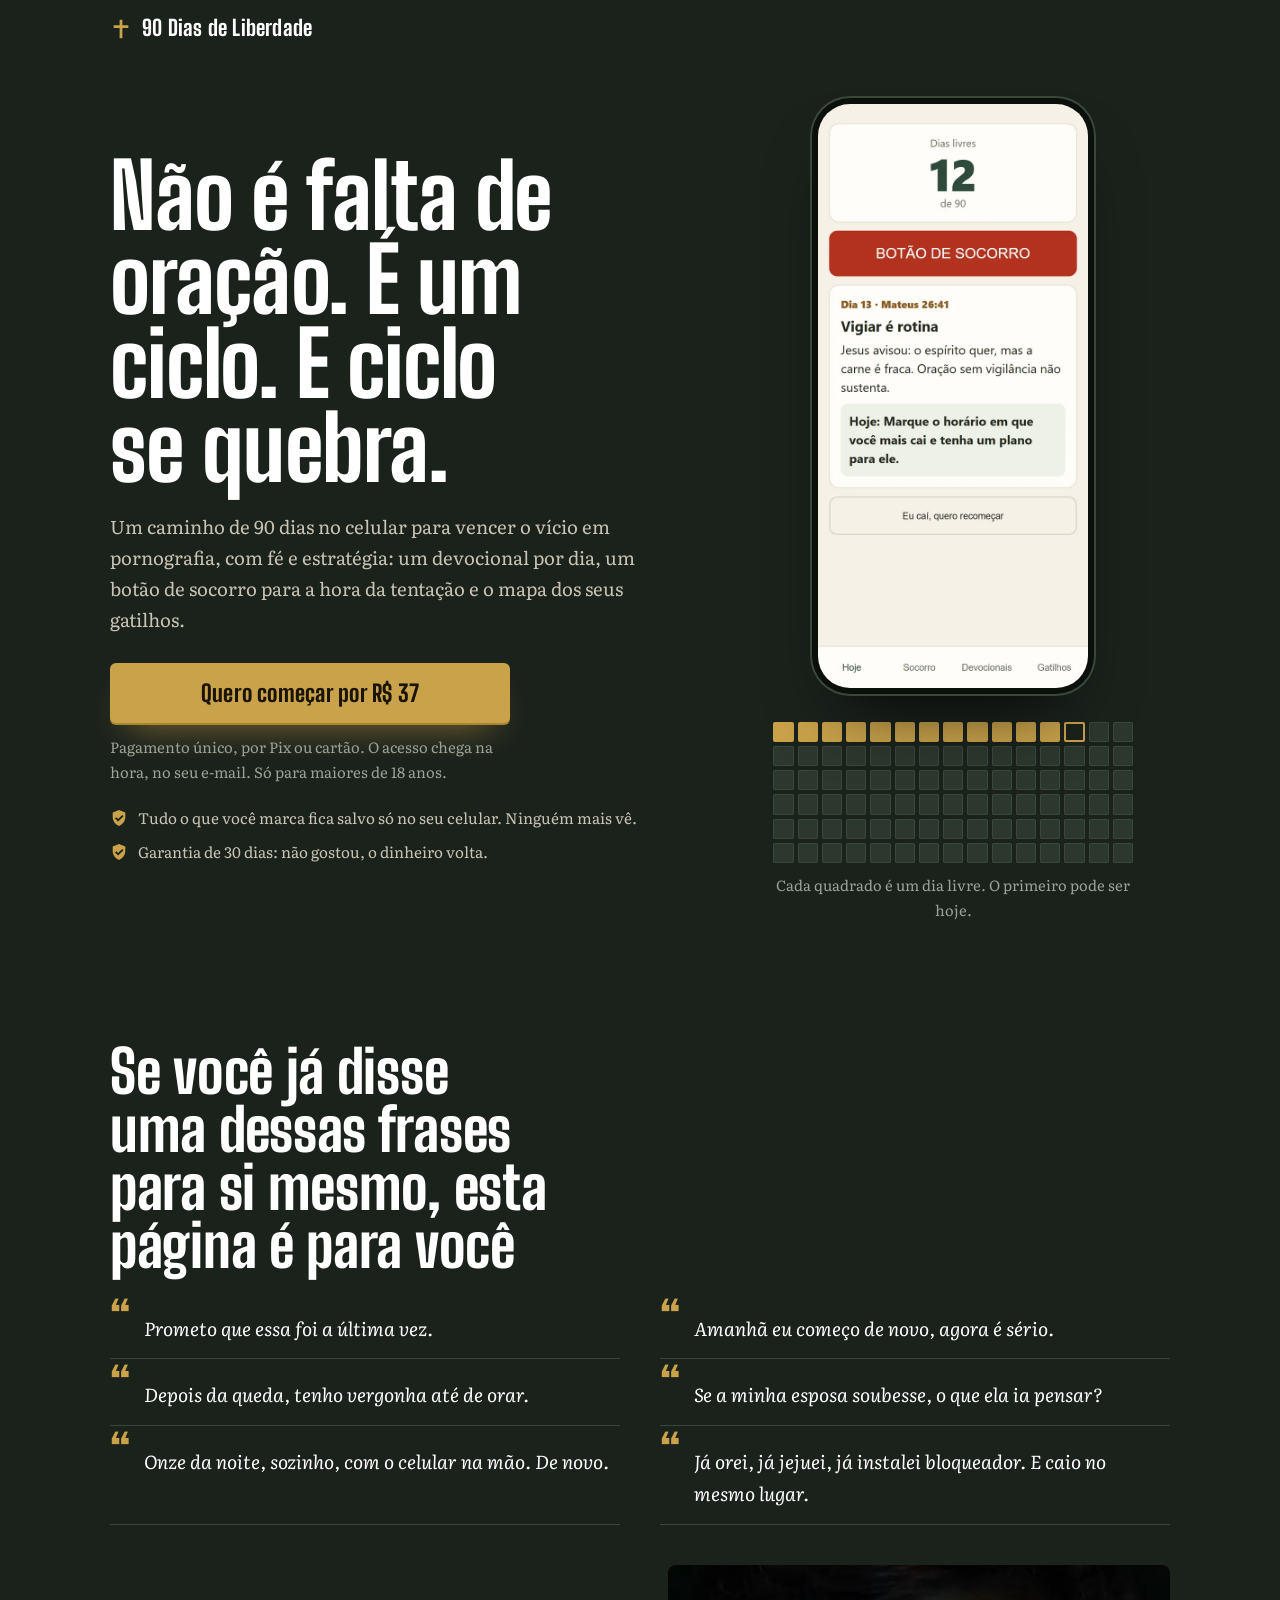
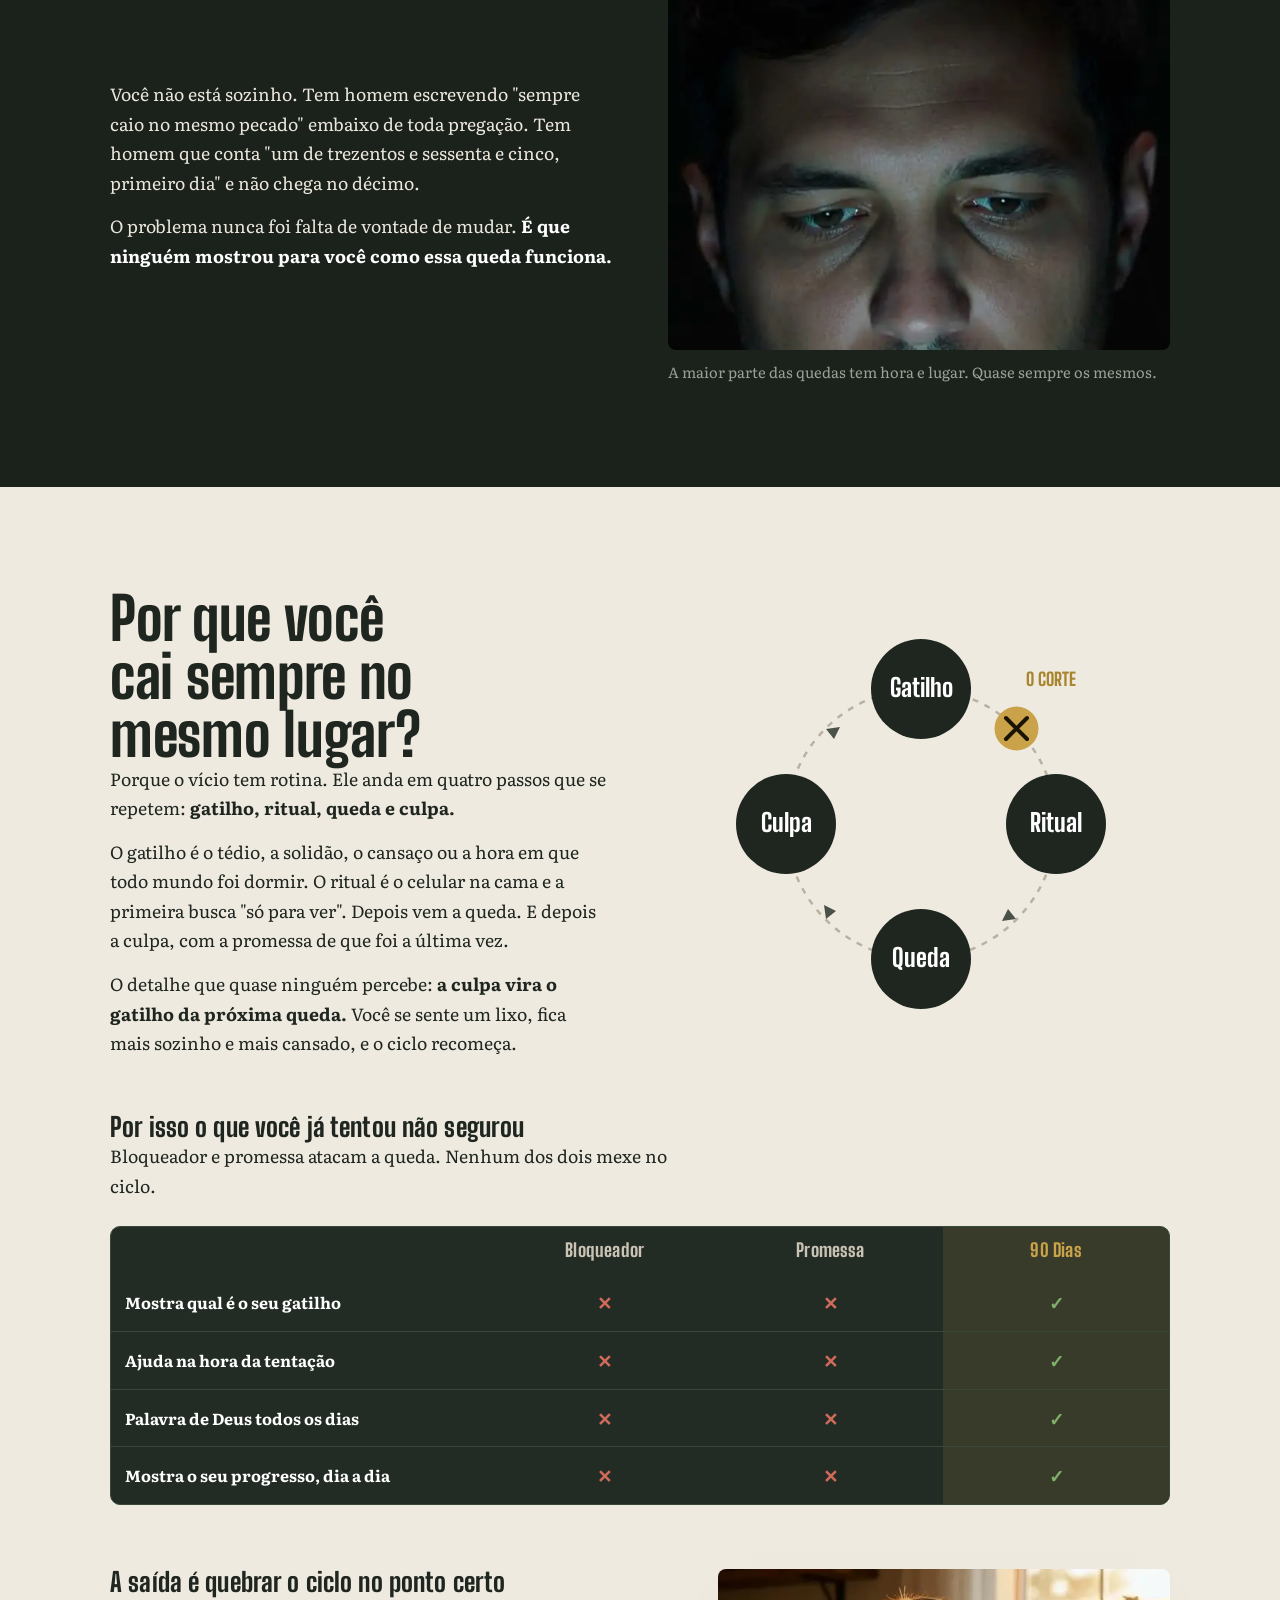
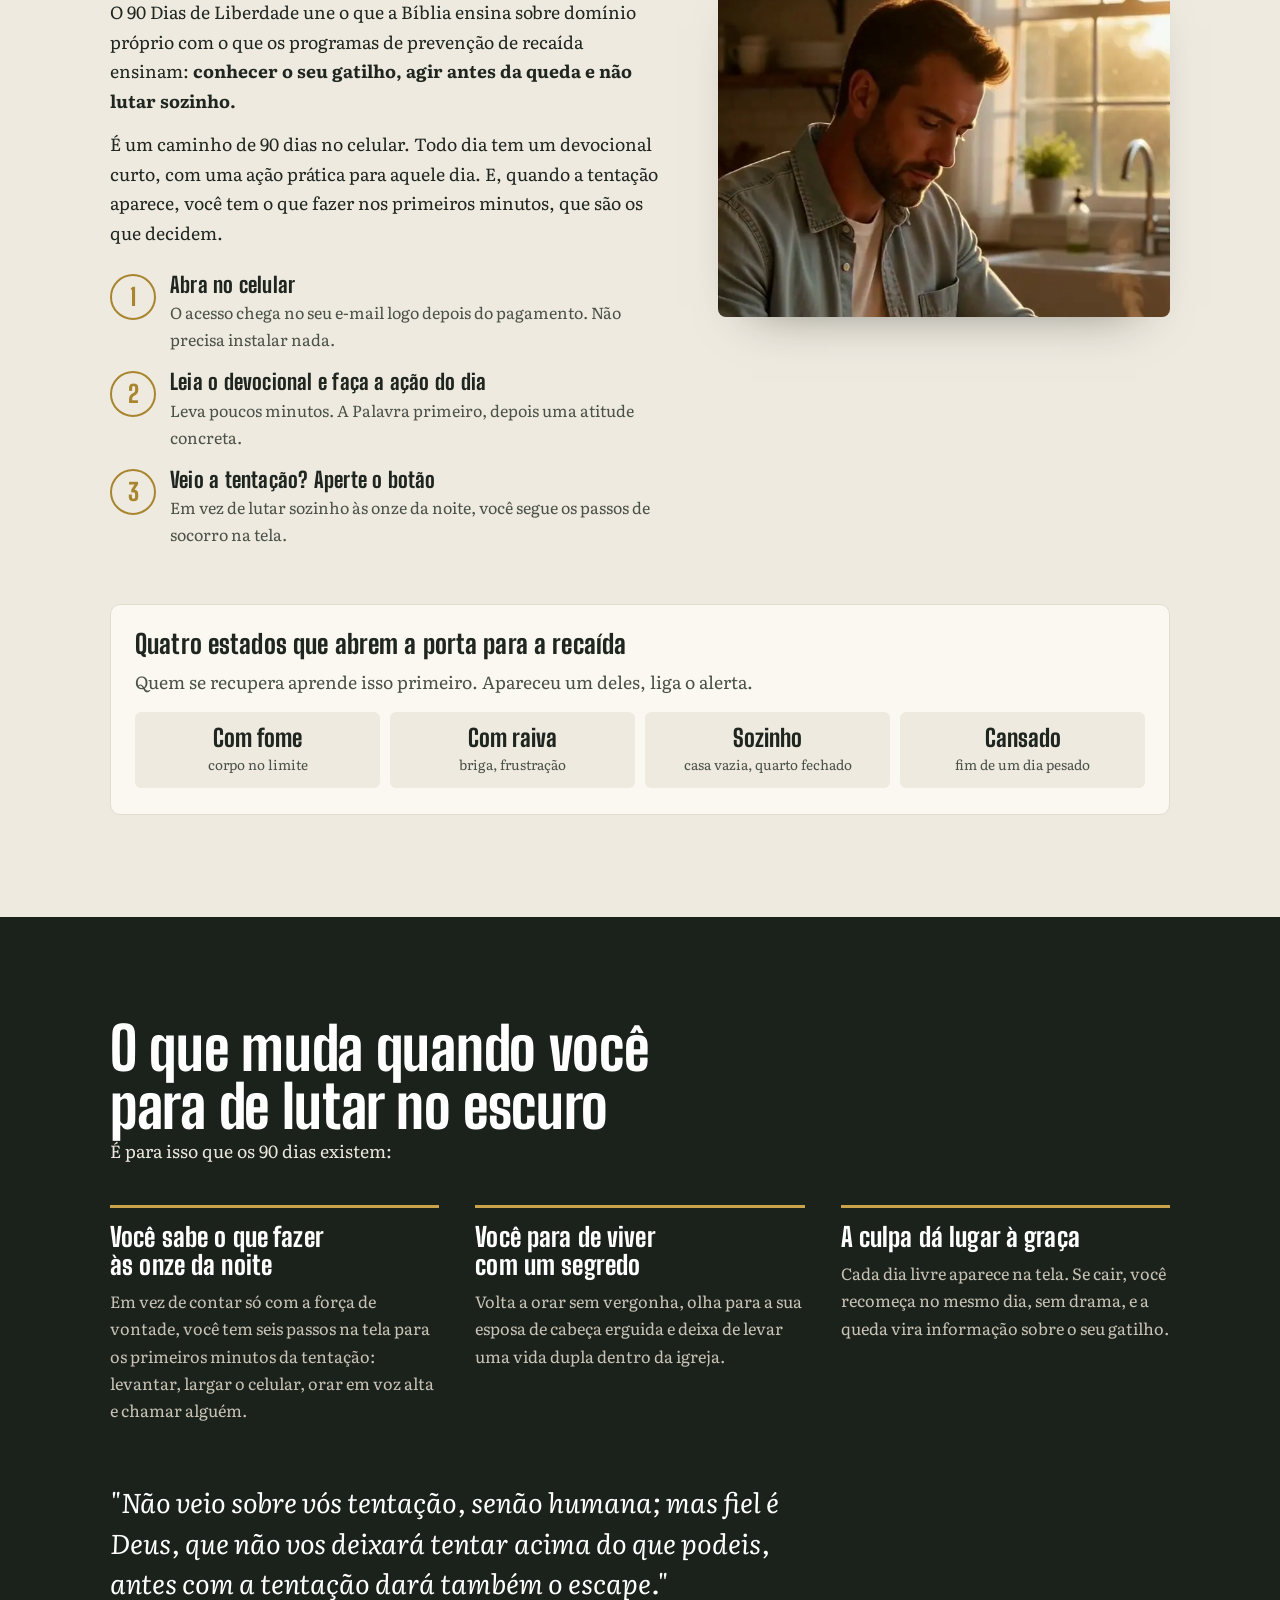
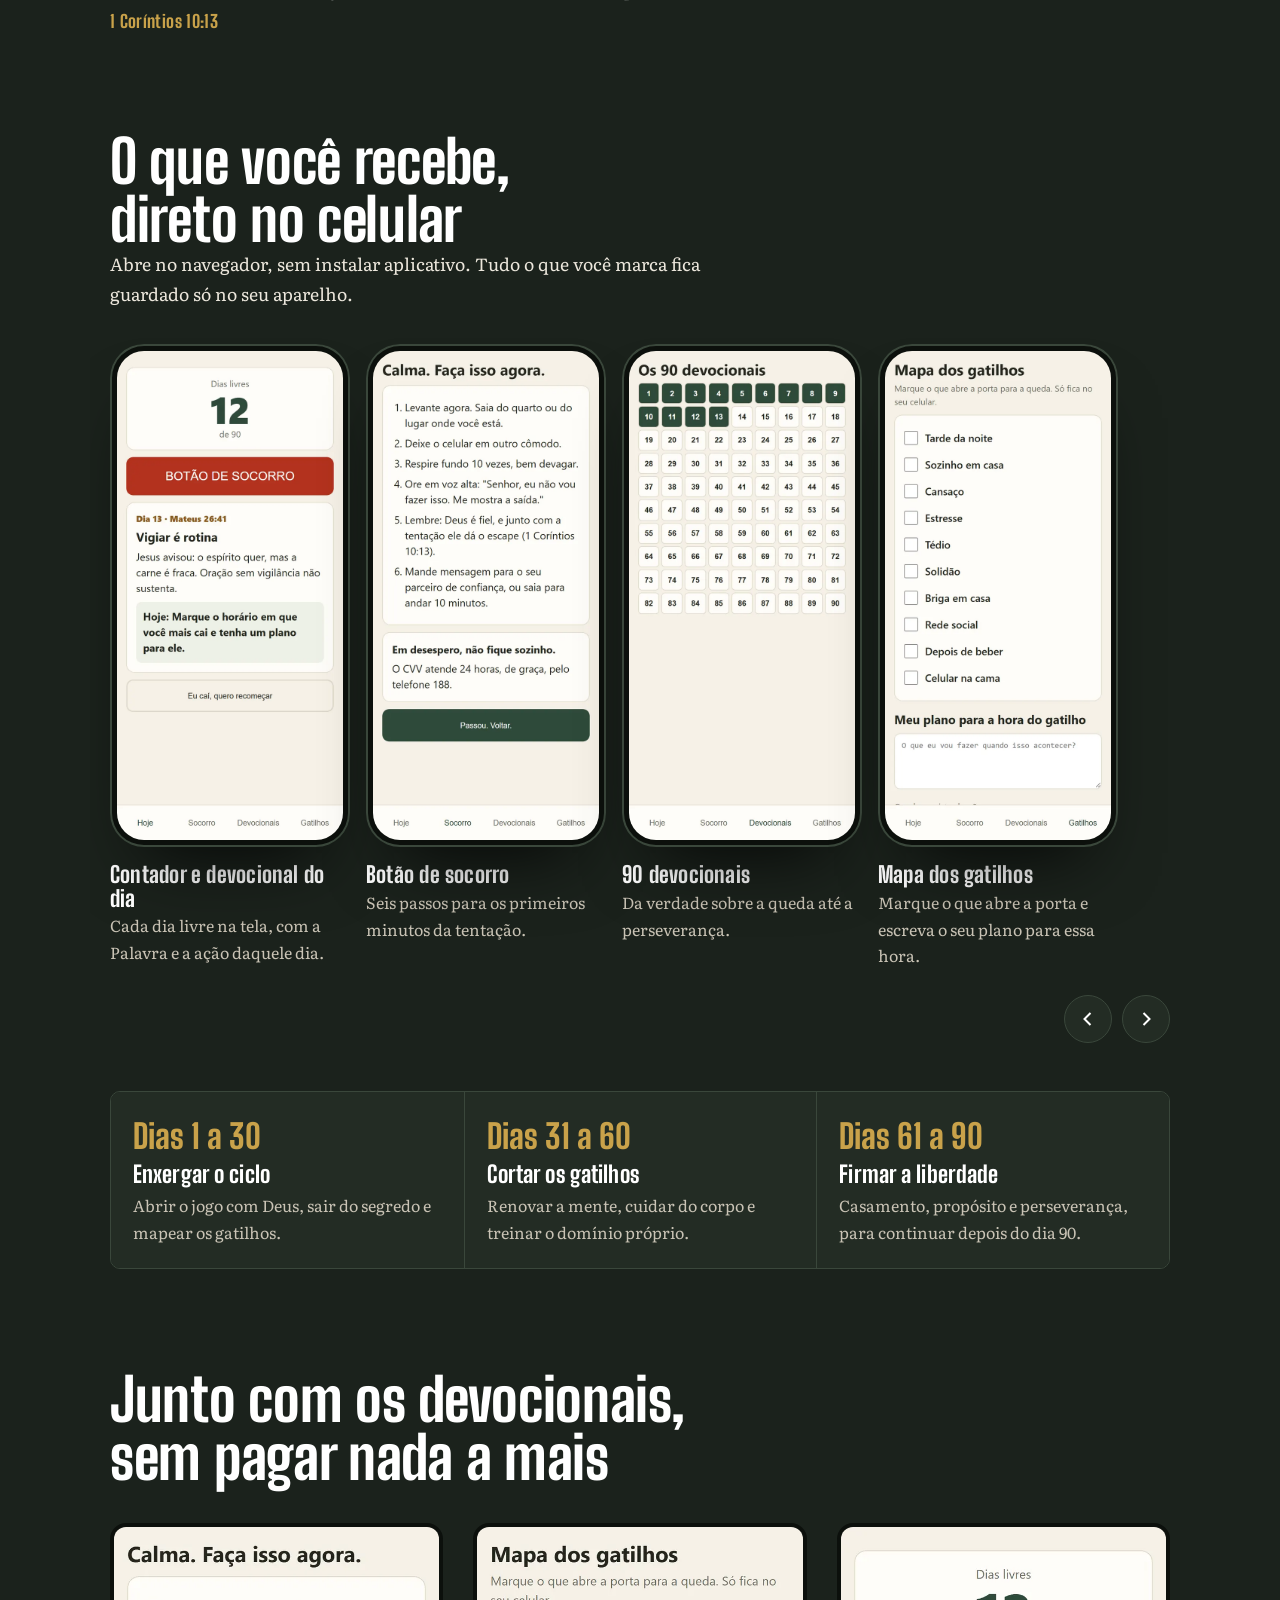
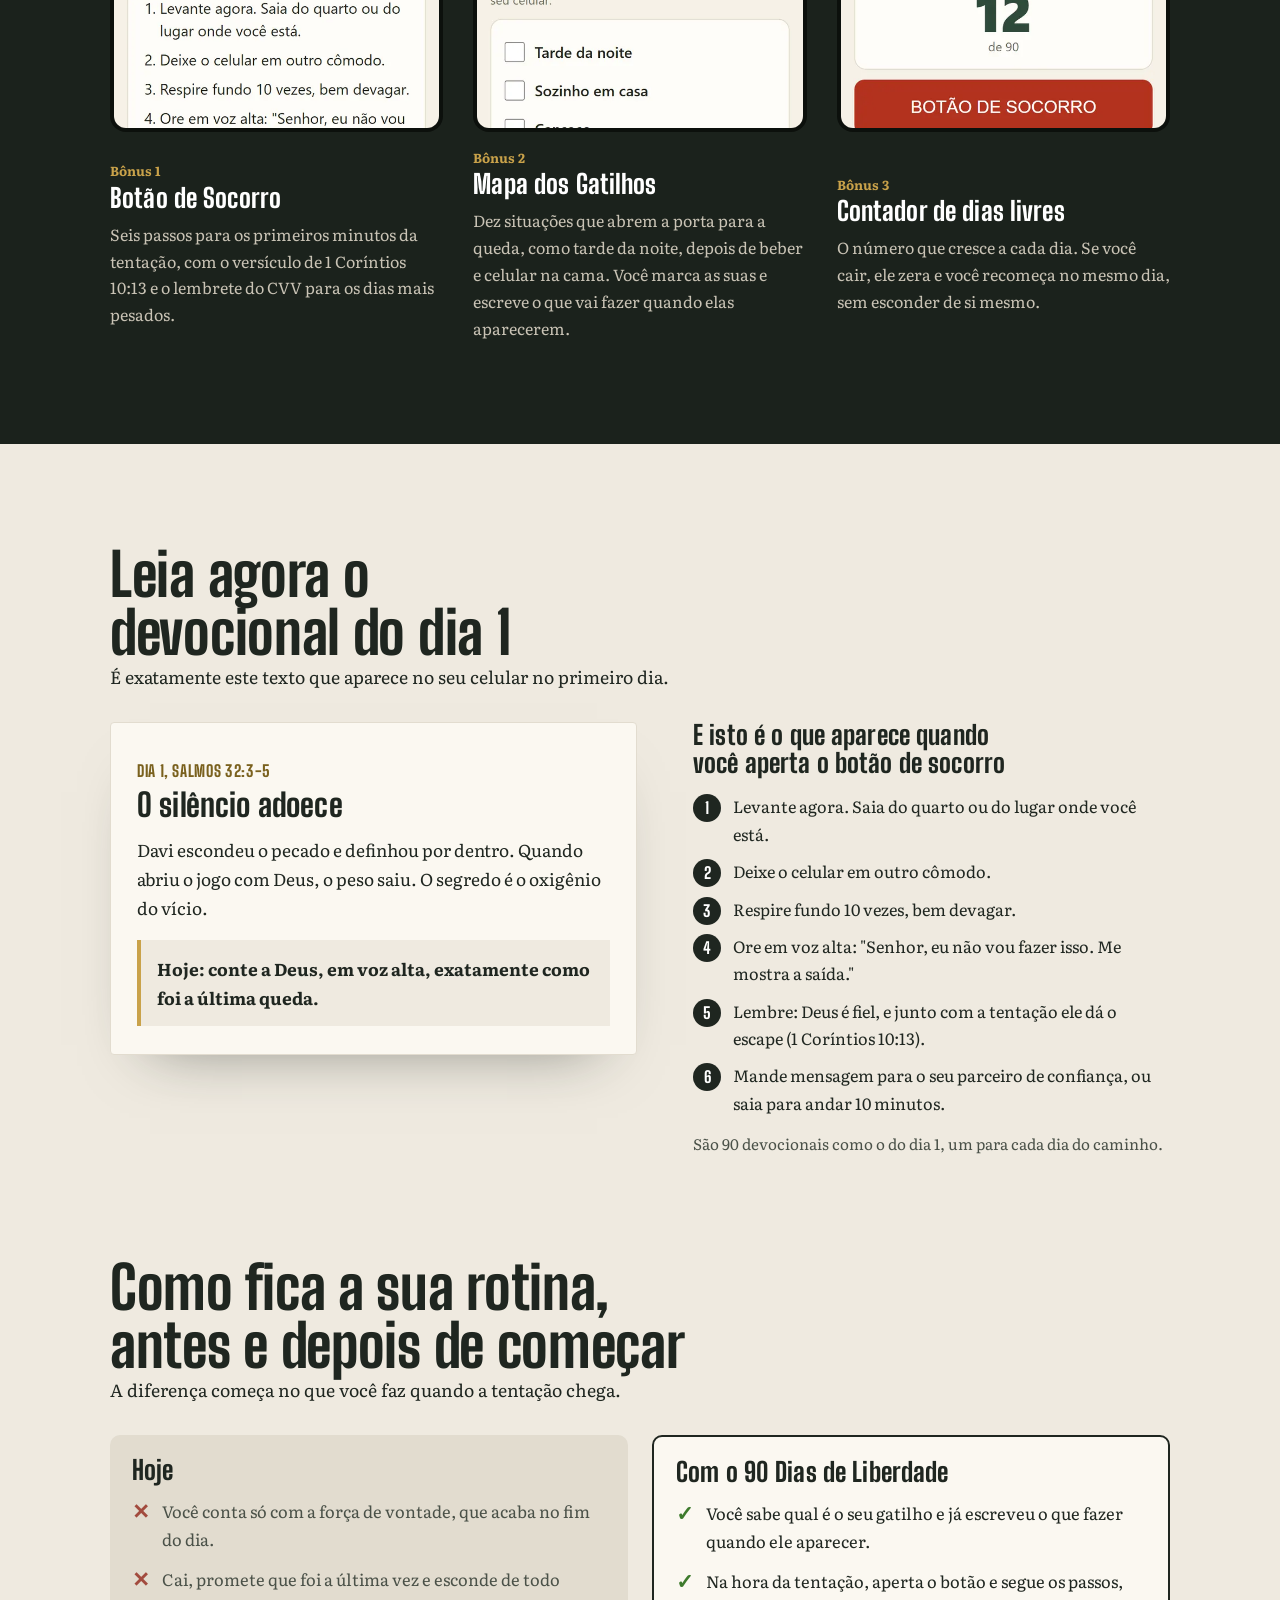
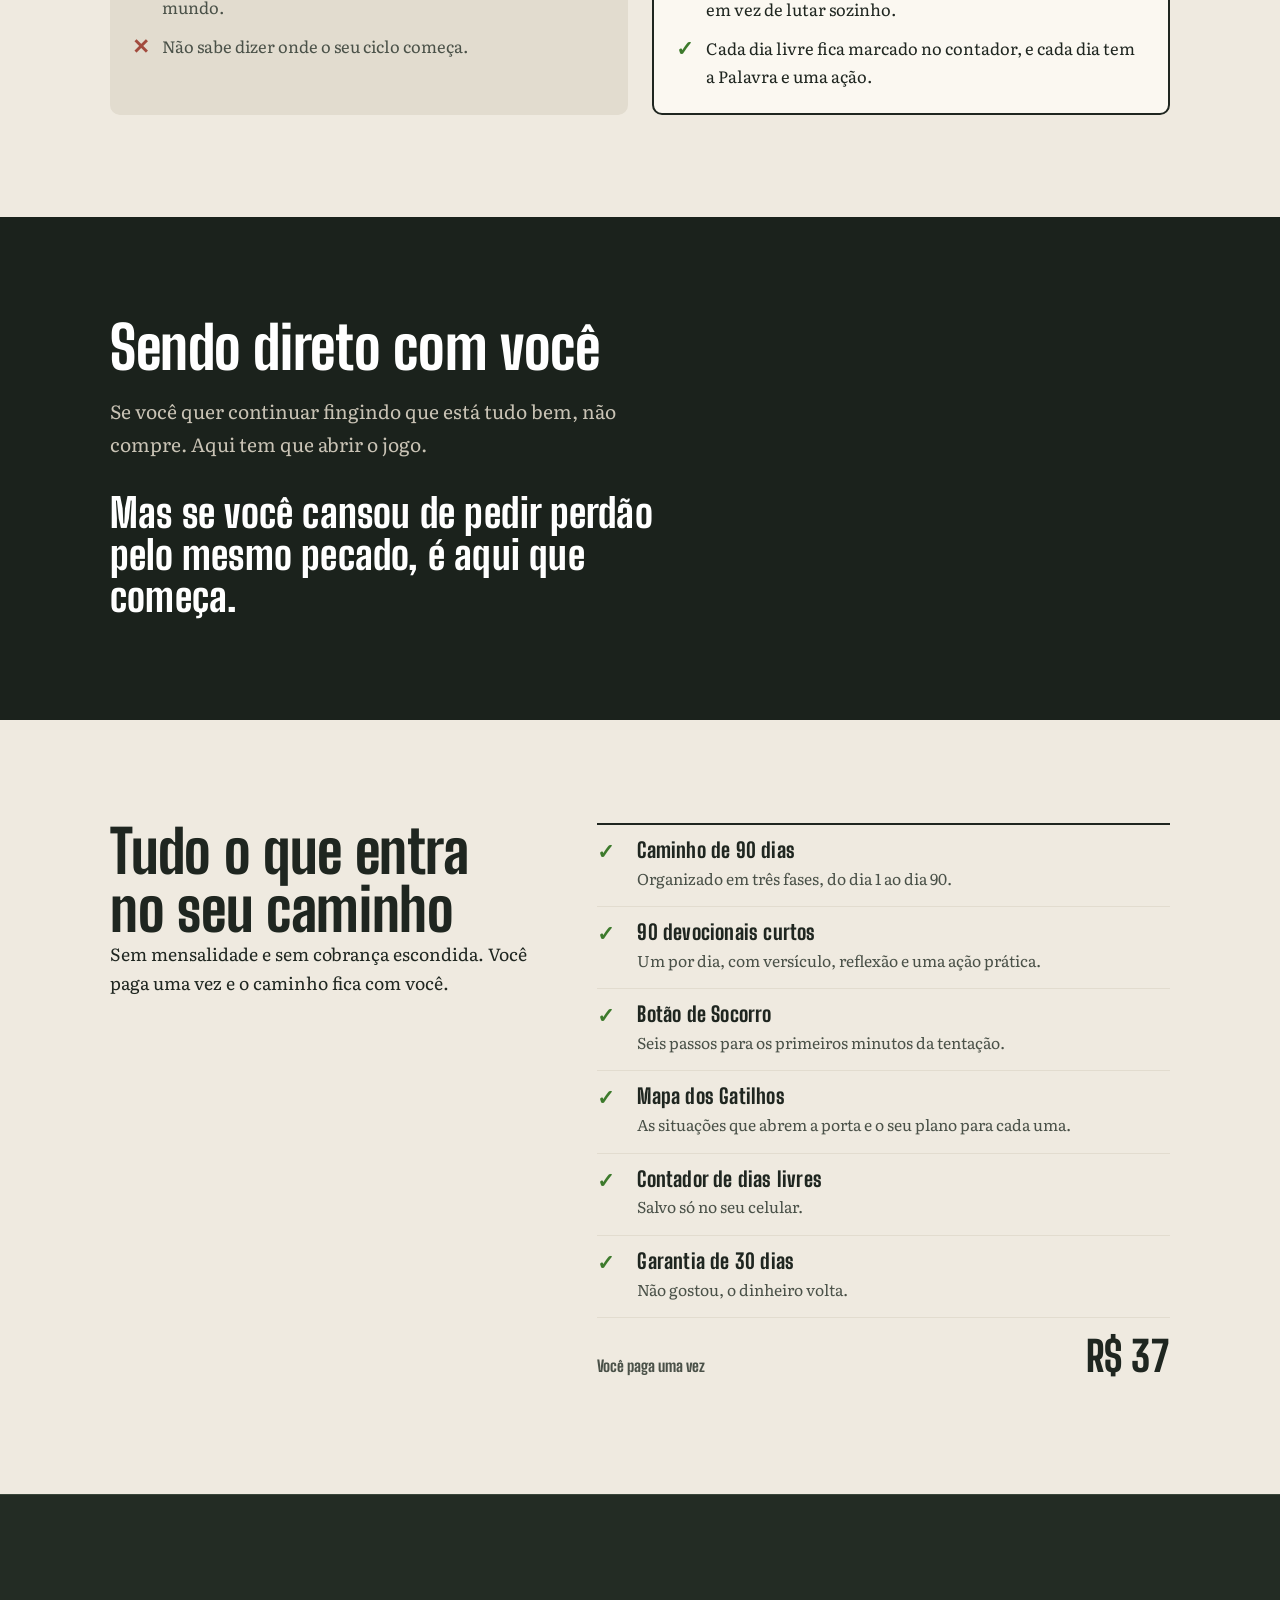
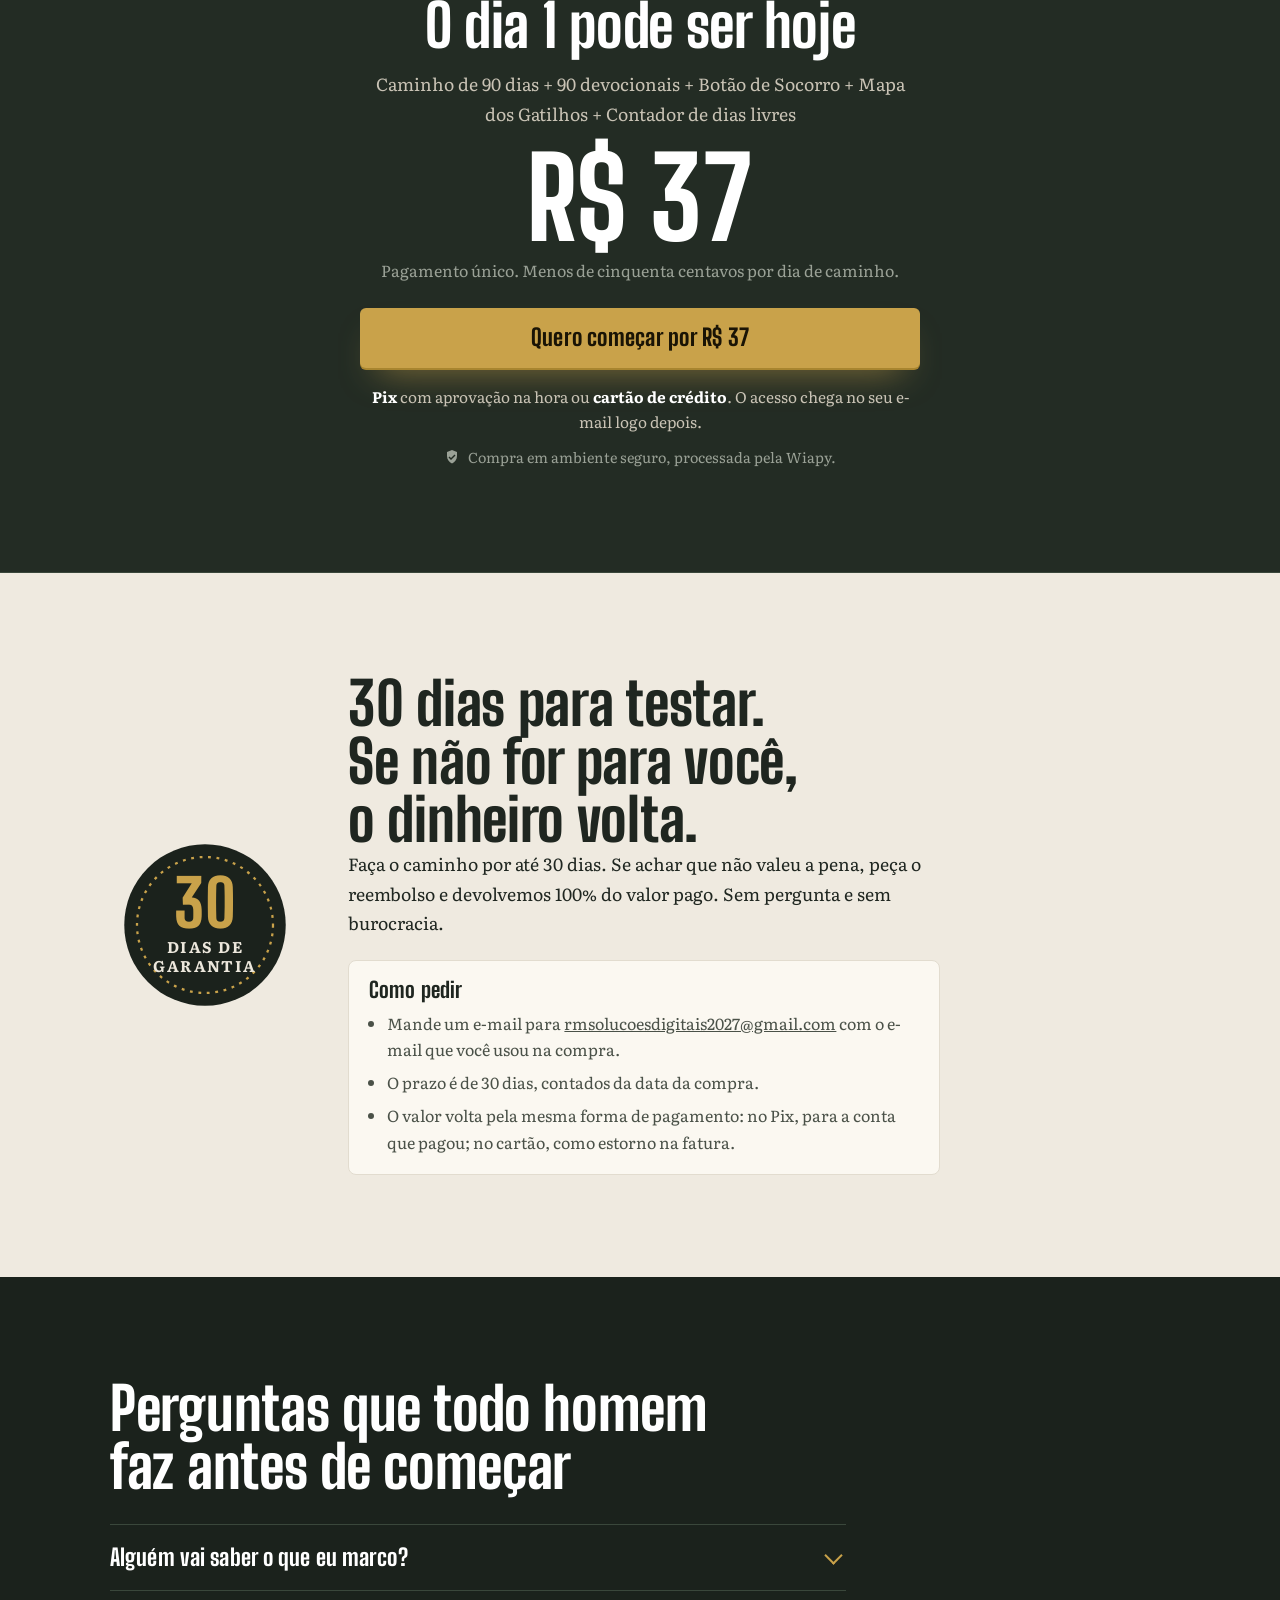
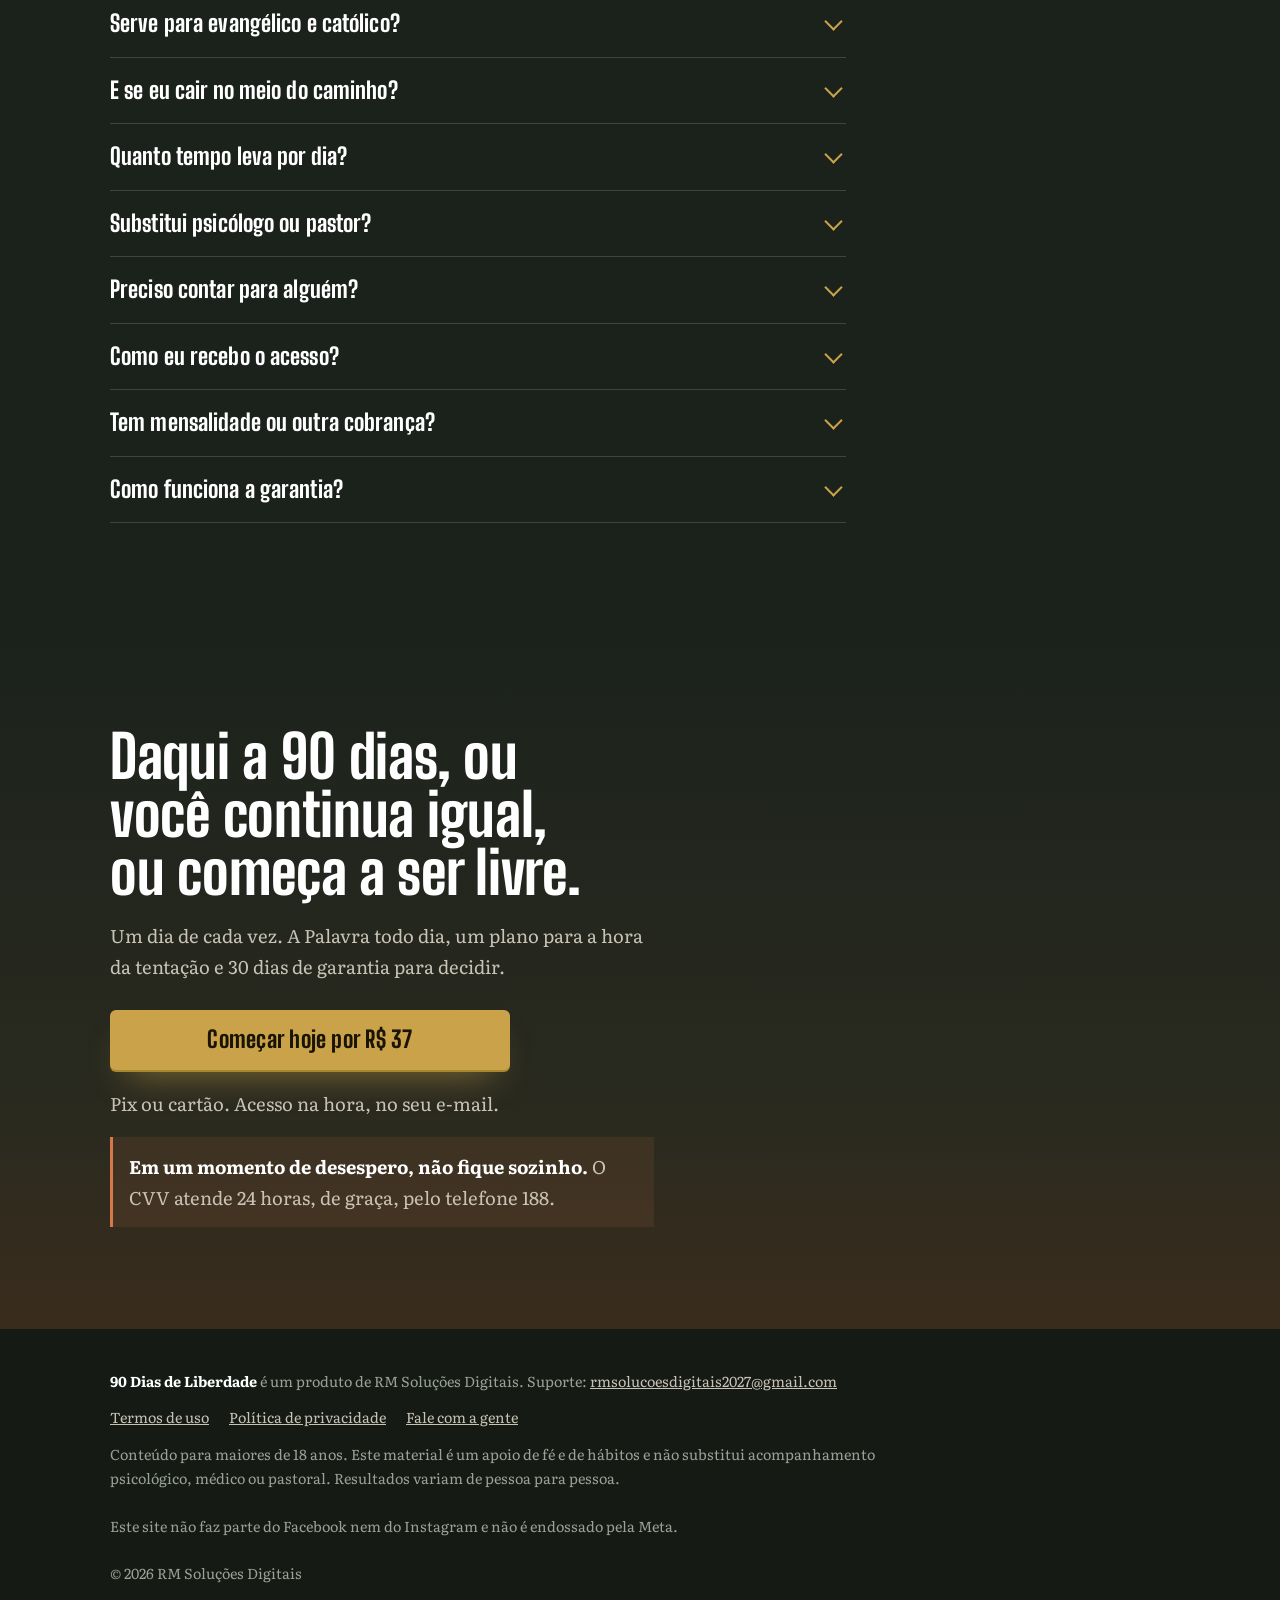
<file: index.html>
<!doctype html>
<html lang="pt-BR">
<head>
<meta charset="utf-8">
<meta name="viewport" content="width=device-width, initial-scale=1, viewport-fit=cover">
<title>90 Dias de Liberdade: fé e estratégia para vencer o vício em pornografia</title>
<meta name="description" content="Não é falta de oração. É um ciclo. Caminho de 90 dias no celular, com devocional diário, botão de socorro e mapa dos gatilhos. Para homens cristãos.">
<meta name="robots" content="noindex">
<meta name="theme-color" content="#1b221c">
<link rel="canonical" href="https://metodo.90diasdeliberdade.online/">
<meta property="og:type" content="website">
<meta property="og:url" content="https://metodo.90diasdeliberdade.online/">
<meta property="og:title" content="Não é falta de oração. É um ciclo. E ciclo se quebra.">
<meta property="og:description" content="90 dias no celular, com fé e estratégia. Devocional diário, botão de socorro e mapa dos gatilhos.">
<meta property="og:image" content="https://metodo.90diasdeliberdade.online/img/compartilhar.jpg">
<link rel="icon" href="data:image/svg+xml,%3Csvg xmlns='http://www.w3.org/2000/svg' viewBox='0 0 32 32'%3E%3Crect width='32' height='32' rx='6' fill='%231b221c'/%3E%3Cpath fill='%23c9a24a' d='M14 5h4v7h7v4h-7v11h-4V16H7v-4h7z'/%3E%3C/svg%3E">
<link rel="preload" href="fontes/big-shoulders-display-800-normal.woff2" as="font" type="font/woff2" crossorigin>
<link rel="preload" href="fontes/literata-normal.woff2" as="font" type="font/woff2" crossorigin>
<style>@font-face {font-family: 'Big Shoulders Display';font-style: normal;font-weight: 800;font-display: swap;src: url(fontes/big-shoulders-display-800-normal.woff2) format('woff2');unicode-range: U+0000-00FF, U+0131, U+0152-0153, U+02BB-02BC, U+02C6, U+02DA, U+02DC, U+0304, U+0308, U+0329, U+2000-206F, U+20AC, U+2122, U+2191, U+2193, U+2212, U+2215, U+FEFF, U+FFFD;}@font-face {font-family: 'Literata';font-style: italic;font-weight: 400;font-display: swap;src: url(fontes/literata-400-italic.woff2) format('woff2');unicode-range: U+0000-00FF, U+0131, U+0152-0153, U+02BB-02BC, U+02C6, U+02DA, U+02DC, U+0304, U+0308, U+0329, U+2000-206F, U+20AC, U+2122, U+2191, U+2193, U+2212, U+2215, U+FEFF, U+FFFD;}@font-face {font-family: 'Literata';font-style: normal;font-weight: 400 700;font-display: swap;src: url(fontes/literata-normal.woff2) format('woff2');unicode-range: U+0000-00FF, U+0131, U+0152-0153, U+02BB-02BC, U+02C6, U+02DA, U+02DC, U+0304, U+0308, U+0329, U+2000-206F, U+20AC, U+2122, U+2191, U+2193, U+2212, U+2215, U+FEFF, U+FFFD;}@font-face{font-family:'Big Shoulders Fallback';src:local('Arial Bold'),local('Arial-BoldMT'),local('Roboto Bold'),local('Roboto-Bold'),local('Helvetica Neue Bold');font-weight:800;font-display:swap;size-adjust:66.7%}@font-face{font-family:'Literata Fallback';src:local('Georgia'),local('Noto Serif'),local('NotoSerif-Regular'),local('Times New Roman');font-weight:400;font-display:swap;size-adjust:105.6%}@font-face{font-family:'Literata Fallback';src:local('Georgia Bold'),local('Georgia-Bold'),local('Noto Serif Bold'),local('NotoSerif-Bold'),local('Times New Roman Bold');font-weight:700;font-display:swap;size-adjust:96.9%}*,*::before,*::after{box-sizing:border-box}html{-webkit-text-size-adjust:100%;text-size-adjust:100%}body{margin:0;text-rendering:optimizeLegibility;-webkit-font-smoothing:antialiased}img,video,svg{display:block;max-width:100%;height:auto}h1,h2,h3,h4,p,figure,blockquote,ul,ol{margin:0}ul[role=list],ol[role=list]{list-style:none;padding:0}a{color:inherit}a[href^="mailto:"]{overflow-wrap:anywhere}button{font:inherit;color:inherit;cursor:pointer}:focus-visible{outline:3px solid var(--foco,#1d4ed8);outline-offset:3px}.so-leitor{position:absolute!important;width:1px;height:1px;overflow:hidden;clip:rect(0 0 0 0);white-space:nowrap}.pular{position:absolute;left:12px;top:-60px;z-index:50;padding:10px 14px;background:#fff;color:#000;border-radius:6px}.pular:focus{top:12px}html:not(.revisao) [data-pendente]{display:none!important}.revisao [data-pendente]{position:relative;outline:2px dashed #e11d48;outline-offset:6px}.revisao [data-pendente]::before{content:"ESPAÇO RESERVADO \2022  " attr(data-pendente);display:block;font:700 13px/1.35 system-ui,sans-serif;letter-spacing:0;text-transform:none;color:#fff;background:#e11d48;padding:7px 10px;margin:0 0 12px;border-radius:4px;text-align:left}.aviso-revisao{position:sticky;top:0;z-index:60;background:#e11d48;color:#fff;font:600 14px/1.35 system-ui,sans-serif;padding:10px 16px;text-align:center}.aviso-revisao code{background:#0002;padding:1px 5px;border-radius:3px}.barra-compra{position:fixed;left:0;right:0;bottom:0;z-index:40;padding:10px 16px calc(10px + env(safe-area-inset-bottom));transform:translateY(110%);visibility:hidden;transition:transform .28s ease,visibility 0s linear .28s;pointer-events:none}.barra-compra.visivel{transform:none;visibility:visible;transition:transform .28s ease;pointer-events:auto}.captura-inteira .barra-compra{display:none}.no-js .barra-compra,html:not(.js) .barra-compra{display:none}.js [data-revela]{opacity:0;transform:translateY(14px);transition:opacity .6s ease,transform .6s ease}.js [data-revela].visto{opacity:1;transform:none}[data-carrossel] .trilho{display:flex;gap:16px;overflow-x:auto;scroll-snap-type:x mandatory;-webkit-overflow-scrolling:touch;scrollbar-width:none;overscroll-behavior-x:contain}[data-carrossel] .trilho::-webkit-scrollbar{display:none}[data-carrossel] .trilho>*{scroll-snap-align:start;flex:none}details>summary{list-style:none;cursor:pointer}details>summary::-webkit-details-marker{display:none}@media (prefers-reduced-motion:reduce){*,*::before,*::after{animation-duration:.01ms!important;animation-iteration-count:1!important;transition-duration:.01ms!important;scroll-behavior:auto!important}.js [data-revela]{opacity:1;transform:none}}:root{--oliva:#1b221c; --oliva-2:#232c24; --oliva-3:#2c372d; --linha:#3a473b; --osso:#ece7dc; --osso-2:#c9c3b5; --cinza:#9aa196;--latao:#c9a24a; --latao-2:#a8852f; --latao-txt:#1a1405; --papel:#efeae0; --papel-2:#e2dccf; --tinta:#1f2620; --tinta-2:#4a5148;--aurora:#d8774a; --ok:#7fb069; --nao:#d06a5b; --foco:#c9a24a;--f-tit:'Big Shoulders Display','Big Shoulders Fallback','Arial Narrow',Impact,sans-serif;--f-txt:'Literata','Literata Fallback',Georgia,'Times New Roman',serif;}html{scroll-behavior:smooth;scroll-padding-top:12px}body{background:var(--oliva);color:var(--osso);font:400 1.1rem/1.68 var(--f-txt)}.miolo{width:min(1060px,100% - 40px);margin-inline:auto}.texto{max-width:37rem}h1,h2,h3{font-family:var(--f-tit);font-weight:800;color:#fff;text-wrap:balance}h1{font-size:clamp(2.9rem,1.7rem + 5.6vw,5.6rem);line-height:.94;letter-spacing:-.01em}h2{font-size:clamp(2.2rem,1.4rem + 3.6vw,3.7rem);line-height:.98;letter-spacing:-.005em}h3{font-size:1.65rem;line-height:1.05;letter-spacing:.005em}p+p{margin-top:.8em}b,strong{font-weight:700;color:#fff}i,em{font-style:italic}.faixa{padding-block:clamp(64px,8vw,112px)}.claro{background:var(--papel);color:var(--tinta)}.claro h2,.claro h3,.claro b,.claro strong{color:var(--tinta)}.suave{color:var(--cinza)}.botao{display:inline-flex;align-items:center;justify-content:center;min-height:60px;padding:16px 30px;border-radius:6px;background:var(--latao);color:var(--latao-txt);font:800 1.45rem/1 var(--f-tit);letter-spacing:.01em;text-decoration:none;text-align:center;box-shadow:0 2px 0 var(--latao-2),0 18px 36px -18px rgba(201,162,74,.75);transition:background-color .15s ease,transform .15s ease}.botao:hover{background:#d6b05a;transform:translateY(-1px)}.botao:active{transform:translateY(1px)}.botao.largo{display:flex;width:100%}.micro{margin-top:12px;font-size:.93rem;color:var(--cinza)}.claro .micro{color:var(--tinta-2)}.topo{padding-top:18px}.marca{display:inline-flex;align-items:center;gap:10px;font:800 1.35rem/1 var(--f-tit);letter-spacing:.01em;text-decoration:none;color:#fff}.marca svg{width:22px;height:22px}.heroi{display:grid;gap:40px;padding-block:30px 72px}.heroi .lead{margin-top:20px;font-size:1.16rem;color:var(--osso-2);max-width:34rem}.heroi .acao{margin-top:28px;max-width:25rem}.garantias{list-style:none;padding:0;margin-top:20px;display:grid;gap:8px;font-size:.95rem;color:var(--osso-2)}.garantias li{display:flex;gap:10px;align-items:flex-start}.garantias svg{flex:none;width:18px;height:18px;margin-top:4px;color:var(--latao)}.heroi-lado{display:grid;gap:26px;justify-items:center}.celular{position:relative;width:min(272px,72vw);padding:8px;border-radius:40px;background:#0c100c;box-shadow:inset 0 0 0 2px #3a473b,0 40px 70px -34px rgba(0,0,0,.8)}.celular img{width:100%;border-radius:32px}@media (min-width:900px){.heroi{grid-template-columns:1.15fr .85fr;align-items:center;padding-block:48px 96px}.celular{width:286px}}.noventa{width:100%;max-width:360px}.noventa .grade90{display:grid;grid-template-columns:repeat(15,1fr);gap:4px}.noventa .grade90 span{aspect-ratio:1;border-radius:2px;background:var(--oliva-3);box-shadow:inset 0 0 0 1px var(--linha)}.noventa .grade90 span.livre{background:var(--latao);box-shadow:none}.noventa .grade90 span.hoje{background:transparent;box-shadow:inset 0 0 0 2px var(--latao)}.noventa p{margin-top:10px;font-size:.92rem;color:var(--cinza);text-align:center}.js .noventa .grade90 span.livre{animation:enche .5s ease both}@keyframes enche{from{background:var(--oliva-3)}to{background:var(--latao)}}.frases{list-style:none;padding:0;margin-top:34px;display:grid;gap:14px}@media (min-width:860px){.frases{grid-template-columns:1fr 1fr;gap:16px 40px}}.frases li{position:relative;padding:4px 0 14px 34px;border-bottom:1px solid var(--linha);font-size:1.18rem;font-style:italic;color:#fff}.frases li::before{content:"\201C";position:absolute;left:0;top:-14px;font:800 3rem/1 var(--f-tit);color:var(--latao)}.ident .grade{display:grid;gap:34px;margin-top:40px;align-items:center}@media (min-width:860px){.ident .grade{grid-template-columns:1fr 1fr;gap:56px}}.ident figure img{border-radius:8px}.ident figure figcaption{margin-top:10px;font-size:.92rem;color:var(--cinza)}.ciclo .grade{display:grid;gap:40px;align-items:center}@media (min-width:900px){.ciclo .grade{grid-template-columns:1fr 1fr;gap:64px}}.roda{max-width:400px;width:100%;margin-inline:auto}.roda text{font-family:var(--f-tit);font-weight:800}.halt{margin-top:56px;padding:26px 24px;border:1px solid var(--linha);border-radius:10px;background:var(--oliva-2)}.halt ul{list-style:none;padding:0;margin-top:16px;display:grid;grid-template-columns:repeat(2,1fr);gap:10px}@media (min-width:700px){.halt ul{grid-template-columns:repeat(4,1fr)}}.halt li{padding:14px 12px;border-radius:6px;background:var(--oliva-3);text-align:center;font:800 1.5rem/1 var(--f-tit);color:#fff}.halt li small{display:block;margin-top:6px;font:400 .85rem/1.3 var(--f-txt);color:var(--cinza)}.comparar{width:100%;table-layout:fixed;margin-top:26px;border-collapse:separate;border-spacing:0;border:1px solid var(--linha);border-radius:10px;overflow:hidden;font-size:1rem;background:var(--oliva-2)}.comparar th,.comparar td{padding:13px 10px;text-align:center;border-bottom:1px solid var(--linha)}.comparar tr:last-child>*{border-bottom:0}.comparar thead th:first-child{width:36%}.comparar th[scope=row]{text-align:left;padding-left:14px;font-weight:700;color:#fff}.comparar thead th{font:800 1.15rem/1.1 var(--f-tit);color:var(--osso-2);letter-spacing:.01em}.comparar .nosso{background:rgba(201,162,74,.12)}.comparar thead .nosso{color:var(--latao)}.comparar .s{color:var(--ok);font-weight:700;font-size:1.15rem}.comparar .n{color:var(--nao);font-weight:700;font-size:1.15rem}@media (max-width:560px){.comparar,.comparar tbody{display:block}.comparar thead{display:none}.comparar tr{display:grid;grid-template-columns:repeat(3,1fr);border-bottom:1px solid var(--linha)}.comparar tr:last-child{border-bottom:0}.comparar th[scope=row]{grid-column:1/-1;border-bottom:0;padding:14px 14px 2px;font-size:1rem}.comparar td{border-bottom:0;padding:6px 4px 14px;display:flex;flex-direction:column;align-items:center;gap:2px}.comparar td::after{content:attr(data-r);font-size:.8rem;line-height:1.2;color:var(--cinza)}.comparar td.nosso{background:transparent}.comparar td.nosso::after{color:var(--latao);font-weight:700}}.metodo{margin-top:64px;display:grid;gap:34px}@media (min-width:900px){.metodo{grid-template-columns:1.1fr .9fr;gap:56px;align-items:start}}.metodo figure img{border-radius:8px}.passos{counter-reset:p;list-style:none;padding:0;margin-top:26px;display:grid;gap:18px}.passos li{counter-increment:p;display:grid;grid-template-columns:46px 1fr;gap:2px 14px}.passos li::before{content:counter(p);grid-row:span 2;width:46px;height:46px;border:2px solid var(--latao);border-radius:50%;display:grid;place-items:center;color:var(--latao);font:800 1.5rem/1 var(--f-tit)}.passos b{font:800 1.35rem/1.1 var(--f-tit);align-self:center;color:#fff;letter-spacing:.01em}.passos span{color:var(--osso-2);font-size:1rem}.ganhos{display:grid;gap:30px;margin-top:40px}@media (min-width:860px){.ganhos{grid-template-columns:repeat(3,1fr);gap:36px}}.ganho{border-top:3px solid var(--latao);padding-top:16px}.ganho p{margin-top:8px;color:var(--osso-2);font-size:1.02rem}.versiculo{margin-top:56px;max-width:44rem;font:italic 400 clamp(1.3rem,1.05rem + 1vw,1.7rem)/1.5 var(--f-txt);color:#fff}.versiculo cite{display:block;margin-top:10px;font:800 1.1rem/1 var(--f-tit);font-style:normal;color:var(--latao);letter-spacing:.02em}.vitrine{margin-top:30px}.vitrine .trilho{padding:6px 20px 22px;margin-inline:-20px;scroll-padding-inline:20px}.vitrine figure{width:min(240px,64vw)}.vitrine .celular{width:100%;padding:7px;border-radius:34px}.vitrine .celular img{border-radius:27px}.vitrine figcaption{margin-top:16px;font-size:1rem;color:var(--osso-2)}.vitrine figcaption b{display:block;margin-bottom:2px;font:800 1.4rem/1.05 var(--f-tit);color:#fff;letter-spacing:.01em}.setas{display:flex;gap:10px;justify-content:flex-end;margin-top:4px}.setas button{width:48px;height:48px;border-radius:50%;border:1px solid var(--linha);background:var(--oliva-2);display:grid;place-items:center;color:#fff}.setas svg{width:20px;height:20px}.fases{display:grid;gap:0;margin-top:48px;border:1px solid var(--linha);border-radius:10px;overflow:hidden}@media (min-width:800px){.fases{grid-template-columns:repeat(3,1fr)}}.fase{padding:22px;background:var(--oliva-2)}.fase+.fase{border-top:1px solid var(--linha)}@media (min-width:800px){.fase+.fase{border-top:0;border-left:1px solid var(--linha)}}.fase .dias{font:800 2.1rem/1 var(--f-tit);color:var(--latao)}.fase h3{margin-top:8px;font-size:1.45rem}.fase p{margin-top:6px;color:var(--osso-2);font-size:1rem}.bonus-lista{display:grid;gap:30px;margin-top:36px}@media (min-width:900px){.bonus-lista{grid-template-columns:repeat(3,1fr)}}.bonus{display:grid;grid-template-columns:96px 1fr;gap:18px;align-items:start}@media (min-width:900px){.bonus{grid-template-columns:1fr}}.bonus .recorte{border-radius:16px;overflow:hidden;background:#0c100c;padding:4px;aspect-ratio:4/5}.bonus .recorte img{width:100%;height:100%;object-fit:cover;object-position:top;border-radius:12px}@media (min-width:900px){.bonus .recorte{aspect-ratio:16/10}}.bonus h3 small{display:block;font:700 .82rem/1.2 var(--f-txt);color:var(--latao);margin-bottom:6px;letter-spacing:0}.bonus p{margin-top:8px;color:var(--osso-2);font-size:1rem}.amostra .grade{display:grid;gap:34px;margin-top:30px;align-items:start}@media (min-width:900px){.amostra .grade{grid-template-columns:1.05fr .95fr;gap:56px}}.pagina-dev{background:#fbf8f1;border:1px solid var(--papel-2);border-radius:4px;padding:28px 26px;box-shadow:0 30px 60px -40px rgba(31,38,32,.55);color:var(--tinta)}.pagina-dev .ref{font:800 1rem/1 var(--f-tit);letter-spacing:.04em;color:#7a611e}.pagina-dev h3{margin-top:10px;font-size:2rem;color:var(--tinta)}.pagina-dev p{margin-top:12px;font-size:1.08rem}.pagina-dev .acao-dia{margin-top:18px;padding:14px 16px;background:var(--papel);border-left:4px solid var(--latao);font-weight:700}.socorro-lista{counter-reset:s;list-style:none;padding:0;margin-top:16px;display:grid;gap:10px}.socorro-lista li{counter-increment:s;position:relative;padding-left:40px;font-size:1.02rem}.socorro-lista li::before{content:counter(s);position:absolute;left:0;top:1px;width:28px;height:28px;border-radius:50%;background:var(--tinta);color:#fff;display:grid;place-items:center;font:800 1rem/1 var(--f-tit)}.amostra .nota{margin-top:14px;font-size:.95rem;color:var(--tinta-2)}.compara-rotina{display:grid;gap:16px;margin-top:30px}@media (min-width:800px){.compara-rotina{grid-template-columns:1fr 1fr;gap:24px}}.coluna{border-radius:10px;padding:22px}.coluna ul{list-style:none;padding:0;margin-top:14px;display:grid;gap:12px}.coluna li{padding-left:30px;position:relative;font-size:1.03rem}.coluna li::before{position:absolute;left:0;top:0;font:800 1.3rem/1.3 var(--f-tit)}.coluna.hoje{background:var(--papel-2);color:var(--tinta-2)}.coluna.hoje li::before{content:"\2715";color:#a24b3e}.coluna.com{background:#fbf8f1;border:2px solid var(--tinta);color:var(--tinta)}.coluna.com li::before{content:"\2713";color:#3d7a2c}.ad-reais{margin-top:30px}#antes-depois-lista{display:grid;gap:20px}.ad-fotos{display:grid;grid-template-columns:1fr 1fr;gap:8px}.ad-fotos div{position:relative}.ad-fotos img{border-radius:8px;width:100%}.ad-fotos span{position:absolute;left:8px;top:8px;background:#000a;color:#fff;font-size:.8rem;padding:2px 8px;border-radius:20px}.vagas{display:grid;gap:12px;grid-template-columns:repeat(auto-fit,minmax(220px,1fr))}.vaga{min-height:140px;border:2px dashed #b8b2a3;border-radius:10px;display:grid;place-items:center;text-align:center;padding:14px;color:var(--tinta-2);font-size:.95rem;background:#f6f2e9}.depoimentos .vaga{background:var(--oliva-2);border-color:var(--linha);color:var(--cinza)}#depoimentos-lista{display:grid;gap:18px;margin-top:28px;grid-template-columns:repeat(auto-fit,minmax(260px,1fr))}.dep{background:var(--oliva-2);border:1px solid var(--linha);border-radius:10px;padding:20px}.dep blockquote{margin:0;font-style:italic}.dep figcaption{display:flex;align-items:center;gap:10px;margin-top:14px;font-weight:700;font-size:.95rem;color:var(--latao)}.dep figcaption img{width:44px;height:44px;border-radius:50%;object-fit:cover}.dep-print img,.dep-video video{border-radius:8px;width:100%}.direto p{font-size:1.2rem;max-width:36rem;color:var(--osso-2)}.direto p.forte{font:800 clamp(1.7rem,1.2rem + 2vw,2.5rem)/1.05 var(--f-tit);color:#fff;letter-spacing:.005em}.pacote{display:grid;gap:30px}@media (min-width:900px){.pacote{grid-template-columns:.85fr 1.15fr;gap:64px;align-items:start}}.itens{list-style:none;padding:0;border-top:2px solid var(--tinta)}.itens li{display:grid;grid-template-columns:28px 1fr;gap:4px 12px;padding:14px 0;border-bottom:1px solid var(--papel-2)}.itens li::before{content:"\2713";font:800 1.3rem/1.2 var(--f-tit);color:#3d7a2c;grid-row:span 2}.itens b{font:800 1.3rem/1.1 var(--f-tit);letter-spacing:.01em}.itens span{font-size:.98rem;color:var(--tinta-2)}.itens .total{display:flex;justify-content:space-between;align-items:baseline;border-bottom:0;padding-top:18px;font:800 1.5rem/1 var(--f-tit)}.itens .total::before{content:none}.itens .total strong{font-size:2.6rem;color:var(--tinta)}.oferta{background:var(--oliva-2);border-block:1px solid var(--linha)}.caixa-oferta{max-width:560px;margin-inline:auto;text-align:center}.caixa-oferta .inclui{margin-top:14px;color:var(--osso-2)}.preco{margin-top:20px;font:800 clamp(5rem,3.6rem + 6vw,7rem)/.9 var(--f-tit);color:#fff}.preco small{display:block;margin-top:10px;font:400 1rem/1.4 var(--f-txt);color:var(--cinza)}.caixa-oferta .botao{margin-top:26px}.pagamento{margin-top:16px;font-size:.96rem;color:var(--osso-2)}.seguro{display:flex;gap:8px;justify-content:center;align-items:center;margin-top:10px;font-size:.9rem;color:var(--cinza)}.seguro svg{width:16px;height:16px;flex:none}.contador{margin:28px auto 0;max-width:420px;border:1px solid var(--linha);border-radius:10px;padding:14px}.contador p{font-size:.95rem;color:var(--osso-2)}.contador .relogio{display:flex;justify-content:center;gap:10px;margin-top:8px}.contador .relogio div{min-width:62px}.contador .relogio b{display:block;font:800 2.2rem/1 var(--f-tit);color:#fff}.contador .relogio span{font-size:.78rem;color:var(--cinza)}.garantia .grade{display:grid;gap:28px;align-items:center}.garantia .grade>*{min-width:0}@media (min-width:800px){.garantia .grade{grid-template-columns:190px 1fr;gap:48px}}.selo{width:170px;height:170px;margin-inline:auto}.como-pedir{margin-top:22px;border:1px solid var(--papel-2);background:#fbf8f1;border-radius:8px;padding:18px 20px;font-size:1rem}.como-pedir h3{font-size:1.35rem}.como-pedir ul{margin-top:8px;padding-left:1.15em;display:grid;gap:6px;color:var(--tinta-2)}.perguntas .lista{margin-top:28px;max-width:46rem;border-top:1px solid var(--linha)}.perguntas details{border-bottom:1px solid var(--linha)}.perguntas summary{position:relative;padding:20px 48px 20px 0;font:800 1.45rem/1.1 var(--f-tit);color:#fff;letter-spacing:.005em}.perguntas summary::after{content:"";position:absolute;right:6px;top:50%;width:13px;height:13px;margin-top:-9px;border-right:2.5px solid var(--latao);border-bottom:2.5px solid var(--latao);transform:rotate(45deg);transition:transform .2s ease}.perguntas details[open] summary::after{transform:rotate(-135deg);margin-top:-3px}.perguntas details p{padding:0 0 20px;color:var(--osso-2);max-width:40rem}.perguntas details[open] p{animation:abre .25s ease}@keyframes abre{from{opacity:0;transform:translateY(-4px)}to{opacity:1;transform:none}}.final{background:linear-gradient(180deg,var(--oliva) 0%,#2a2a1f 70%,#3a2c1d 100%)}.final h2{max-width:18ch}.final p{margin-top:18px;font-size:1.15rem;max-width:34rem;color:var(--osso-2)}.final .acao{margin-top:28px;max-width:25rem}.cvv{margin-top:34px;max-width:36rem;padding:14px 16px;border-left:3px solid var(--aurora);background:rgba(216,119,74,.1);font-size:.98rem;color:var(--osso)}.rodape{padding:40px 0 120px;font-size:.9rem;color:var(--cinza);background:#151a15}.rodape .miolo{display:grid;gap:12px}.rodape nav{display:flex;flex-wrap:wrap;gap:8px 20px}.rodape a{color:var(--osso-2)}.rodape .aviso{max-width:52rem}.barra-compra .dentro{display:flex;align-items:center;justify-content:space-between;gap:14px;max-width:560px;margin-inline:auto;background:#0f130f;border:1px solid var(--linha);border-radius:12px;padding:10px 10px 10px 16px;box-shadow:0 18px 40px -16px rgba(0,0,0,.7)}.barra-compra .nome{font:800 1.1rem/1.05 var(--f-tit);color:#fff;letter-spacing:.01em}.barra-compra .nome span{display:block;color:var(--latao);font-size:1.5rem}.barra-compra .botao{min-height:52px;padding:12px 18px;font-size:1.25rem}@media (max-width:359px){.barra-compra .nome{font-size:.95rem}.barra-compra .botao{padding:12px;font-size:1.1rem}}.claro .passos b{color:var(--tinta)}.claro .passos span{color:var(--tinta-2)}.claro .passos li::before{color:var(--latao-2);border-color:var(--latao-2)}.claro .halt{background:#fbf8f1;border-color:var(--papel-2)}.claro .halt p{margin-top:8px;color:var(--tinta-2)}.claro .halt li{background:var(--papel);color:var(--tinta)}.claro .halt li small{color:var(--tinta-2)}.claro .metodo figure img,.claro .ident figure img{box-shadow:0 24px 50px -34px rgba(31,38,32,.6)}</style>
<script src="https://cdn.utmify.com.br/scripts/utms/latest.js" data-utmify-prevent-xcod-sck data-utmify-prevent-subids async defer></script>
<script src="dados.js" defer></script>
<script src="pagina.js" defer></script>
</head>
<body>
<a class="pular" href="#oferta">Pular para a oferta</a>

<header class="topo">
  <div class="miolo">
    <a class="marca" href="#topo" aria-label="90 Dias de Liberdade, voltar ao início">
      <svg viewBox="0 0 24 24" aria-hidden="true"><path fill="#c9a24a" d="M10.5 2h3v6H20v3h-6.5v11h-3V11H4V8h6.5z"/></svg>
      90 Dias de Liberdade
    </a>
  </div>
</header>

<main id="topo">

<!-- 1. PRIMEIRA DOBRA -->
<section class="miolo heroi" data-secao="topo" aria-labelledby="t-heroi">
  <div>
    <h1 id="t-heroi">Não é falta de oração. É um ciclo. E ciclo se quebra.</h1>
    <p class="lead">Um caminho de 90 dias no celular para vencer o vício em pornografia, com fé e estratégia: um devocional por dia, um botão de socorro para a hora da tentação e o mapa dos seus gatilhos.</p>
    <div class="acao" data-barra="topo">
      <a class="botao largo" data-onde="topo" href="https://pay.wiapy.com/im2T-LN_Bzt6">Quero começar por R$ 37</a>
      <p class="micro">Pagamento único, por Pix ou cartão. O acesso chega na hora, no seu e-mail. Só para maiores de 18 anos.</p>
    </div>
    <ul class="garantias" role="list">
      <li><svg viewBox="0 0 20 20" aria-hidden="true"><path fill="currentColor" d="M10 1 3 4v5c0 4.4 3 8.4 7 9.9 4-1.5 7-5.5 7-9.9V4l-7-3zm-1 13-3.5-3.5 1.4-1.4L9 11.2l4.6-4.6L15 8l-6 6z"/></svg><span>Tudo o que você marca fica salvo só no seu celular. Ninguém mais vê.</span></li>
      <li><svg viewBox="0 0 20 20" aria-hidden="true"><path fill="currentColor" d="M10 1 3 4v5c0 4.4 3 8.4 7 9.9 4-1.5 7-5.5 7-9.9V4l-7-3zm-1 13-3.5-3.5 1.4-1.4L9 11.2l4.6-4.6L15 8l-6 6z"/></svg><span>Garantia de 30 dias: não gostou, o dinheiro volta.</span></li>
    </ul>
  </div>
  <div class="heroi-lado">
    <div class="celular"><img src="img/tela-hoje.webp" width="600" height="1298" alt="Tela do contador: 12 dias livres de 90, com o botão de socorro e o devocional do dia" fetchpriority="high" decoding="async"></div>
    <div class="noventa" aria-label="Exemplo: 12 dias livres marcados de 90">
      <div class="grade90" aria-hidden="true"><span class="livre" style="animation-delay:0.00s"></span><span class="livre" style="animation-delay:0.06s"></span><span class="livre" style="animation-delay:0.12s"></span><span class="livre" style="animation-delay:0.18s"></span><span class="livre" style="animation-delay:0.24s"></span><span class="livre" style="animation-delay:0.30s"></span><span class="livre" style="animation-delay:0.36s"></span><span class="livre" style="animation-delay:0.42s"></span><span class="livre" style="animation-delay:0.48s"></span><span class="livre" style="animation-delay:0.54s"></span><span class="livre" style="animation-delay:0.60s"></span><span class="livre" style="animation-delay:0.66s"></span><span class="hoje"></span><span></span><span></span><span></span><span></span><span></span><span></span><span></span><span></span><span></span><span></span><span></span><span></span><span></span><span></span><span></span><span></span><span></span><span></span><span></span><span></span><span></span><span></span><span></span><span></span><span></span><span></span><span></span><span></span><span></span><span></span><span></span><span></span><span></span><span></span><span></span><span></span><span></span><span></span><span></span><span></span><span></span><span></span><span></span><span></span><span></span><span></span><span></span><span></span><span></span><span></span><span></span><span></span><span></span><span></span><span></span><span></span><span></span><span></span><span></span><span></span><span></span><span></span><span></span><span></span><span></span><span></span><span></span><span></span><span></span><span></span><span></span><span></span><span></span><span></span><span></span><span></span><span></span></div>
      <p>Cada quadrado é um dia livre. O primeiro pode ser hoje.</p>
    </div>
  </div>
</section>

<!-- 2. IDENTIFICAÇÃO -->
<section class="faixa ident" data-secao="identificacao" aria-labelledby="t-ident" style="padding-top:24px">
  <div class="miolo">
    <div class="texto">
      <h2 id="t-ident">Se você já disse uma dessas frases para si mesmo, esta página é para você</h2>
    </div>
    <ul class="frases" role="list">
      <li>Prometo que essa foi a última vez.</li>
      <li>Amanhã eu começo de novo, agora é sério.</li>
      <li>Depois da queda, tenho vergonha até de orar.</li>
      <li>Se a minha esposa soubesse, o que ela ia pensar?</li>
      <li>Onze da noite, sozinho, com o celular na mão. De novo.</li>
      <li>Já orei, já jejuei, já instalei bloqueador. E caio no mesmo lugar.</li>
    </ul>
    <div class="grade">
      <div class="texto">
        <p>Você não está sozinho. Tem homem escrevendo "sempre caio no mesmo pecado" embaixo de toda pregação. Tem homem que conta "um de trezentos e sessenta e cinco, primeiro dia" e não chega no décimo.</p>
        <p>O problema nunca foi falta de vontade de mudar. <b>É que ninguém mostrou para você como essa queda funciona.</b></p>
      </div>
      <figure data-revela>
        <img src="img/noite-celular.webp" width="672" height="516" alt="Homem sozinho à noite com o rosto iluminado pela tela do celular" loading="lazy" decoding="async">
        <figcaption>A maior parte das quedas tem hora e lugar. Quase sempre os mesmos.</figcaption>
      </figure>
    </div>
  </div>
</section>

<!-- 3. SOLUÇÃO E MECANISMO -->
<section class="faixa claro ciclo" data-secao="mecanismo" aria-labelledby="t-ciclo">
  <div class="miolo">
    <div class="grade">
      <div class="texto">
        <h2 id="t-ciclo">Por que você cai sempre no mesmo lugar?</h2>
        <p>Porque o vício tem rotina. Ele anda em quatro passos que se repetem: <b>gatilho, ritual, queda e culpa.</b></p>
        <p>O gatilho é o tédio, a solidão, o cansaço ou a hora em que todo mundo foi dormir. O ritual é o celular na cama e a primeira busca "só para ver". Depois vem a queda. E depois a culpa, com a promessa de que foi a última vez.</p>
        <p>O detalhe que quase ninguém percebe: <b>a culpa vira o gatilho da próxima queda.</b> Você se sente um lixo, fica mais sozinho e mais cansado, e o ciclo recomeça.</p>
      </div>
      <svg class="roda" viewBox="0 0 400 400" role="img" aria-label="Diagrama do ciclo: gatilho, ritual, queda e culpa, que volta para o gatilho. O corte acontece entre o gatilho e o ritual.">
        <circle cx="200" cy="200" r="135" fill="none" stroke="#b8b2a3" stroke-width="2.5" stroke-dasharray="6 7"/>
        <path d="M295 295 l-14 2 l6 -12 z" fill="#4a5148"/><path d="M105 295 l-2 -14 l12 6 z" fill="#4a5148"/><path d="M105 105 l14 -2 l-6 12 z" fill="#4a5148"/>
        <g><circle cx="295.5" cy="104.5" r="22" fill="#c9a24a"/><path d="M285 94 l21 21 M306 94 l-21 21" stroke="#1a1405" stroke-width="4" stroke-linecap="round"/></g>
        <text x="330" y="62" text-anchor="middle" font-size="18" fill="#a8852f">O CORTE</text>
        <g><circle cx="200" cy="65" r="50" fill="#1f2620"/><text x="200" y="73" text-anchor="middle" font-size="25" fill="#fff">Gatilho</text></g>
        <g><circle cx="335" cy="200" r="50" fill="#1f2620"/><text x="335" y="208" text-anchor="middle" font-size="25" fill="#fff">Ritual</text></g>
        <g><circle cx="200" cy="335" r="50" fill="#1f2620"/><text x="200" y="343" text-anchor="middle" font-size="25" fill="#fff">Queda</text></g>
        <g><circle cx="65" cy="200" r="50" fill="#1f2620"/><text x="65" y="208" text-anchor="middle" font-size="25" fill="#fff">Culpa</text></g>
      </svg>
    </div>

    <div class="texto" style="margin-top:56px">
      <h3>Por isso o que você já tentou não segurou</h3>
      <p>Bloqueador e promessa atacam a queda. Nenhum dos dois mexe no ciclo.</p>
    </div>
    <table class="comparar">
      <caption class="so-leitor">Comparação entre bloqueador, promessa e o 90 Dias de Liberdade</caption>
      <thead><tr><th scope="col"><span class="so-leitor">O que conta</span></th><th scope="col">Bloqueador</th><th scope="col">Promessa</th><th scope="col" class="nosso">90 Dias</th></tr></thead>
      <tbody>
        <tr><th scope="row">Mostra qual é o seu gatilho</th><td data-r="Bloqueador"><span class="n" aria-label="não">✕</span></td><td data-r="Promessa"><span class="n" aria-label="não">✕</span></td><td class="nosso" data-r="90 Dias"><span class="s" aria-label="sim">✓</span></td></tr>
        <tr><th scope="row">Ajuda na hora da tentação</th><td data-r="Bloqueador"><span class="n" aria-label="não">✕</span></td><td data-r="Promessa"><span class="n" aria-label="não">✕</span></td><td class="nosso" data-r="90 Dias"><span class="s" aria-label="sim">✓</span></td></tr>
        <tr><th scope="row">Palavra de Deus todos os dias</th><td data-r="Bloqueador"><span class="n" aria-label="não">✕</span></td><td data-r="Promessa"><span class="n" aria-label="não">✕</span></td><td class="nosso" data-r="90 Dias"><span class="s" aria-label="sim">✓</span></td></tr>
        <tr><th scope="row">Mostra o seu progresso, dia a dia</th><td data-r="Bloqueador"><span class="n" aria-label="não">✕</span></td><td data-r="Promessa"><span class="n" aria-label="não">✕</span></td><td class="nosso" data-r="90 Dias"><span class="s" aria-label="sim">✓</span></td></tr>
      </tbody>
    </table>

    <div class="metodo">
      <div class="texto">
        <h3>A saída é quebrar o ciclo no ponto certo</h3>
        <p>O 90 Dias de Liberdade une o que a Bíblia ensina sobre domínio próprio com o que os programas de prevenção de recaída ensinam: <b>conhecer o seu gatilho, agir antes da queda e não lutar sozinho.</b></p>
        <p>É um caminho de 90 dias no celular. Todo dia tem um devocional curto, com uma ação prática para aquele dia. E, quando a tentação aparece, você tem o que fazer nos primeiros minutos, que são os que decidem.</p>
        <ol class="passos" role="list">
          <li><b>Abra no celular</b><span>O acesso chega no seu e-mail logo depois do pagamento. Não precisa instalar nada.</span></li>
          <li><b>Leia o devocional e faça a ação do dia</b><span>Leva poucos minutos. A Palavra primeiro, depois uma atitude concreta.</span></li>
          <li><b>Veio a tentação? Aperte o botão</b><span>Em vez de lutar sozinho às onze da noite, você segue os passos de socorro na tela.</span></li>
        </ol>
      </div>
      <figure data-revela>
        <img src="img/biblia-manha.webp" width="672" height="517" alt="Homem lendo a Bíblia de manhã, perto da janela" loading="lazy" decoding="async">
      </figure>
    </div>

    <div class="halt">
      <h3>Quatro estados que abrem a porta para a recaída</h3>
      <p>Quem se recupera aprende isso primeiro. Apareceu um deles, liga o alerta.</p>
      <ul role="list">
        <li>Com fome<small>corpo no limite</small></li>
        <li>Com raiva<small>briga, frustração</small></li>
        <li>Sozinho<small>casa vazia, quarto fechado</small></li>
        <li>Cansado<small>fim de um dia pesado</small></li>
      </ul>
    </div>
  </div>
</section>

<!-- 4. BENEFÍCIOS E TRANSFORMAÇÃO -->
<section class="faixa" data-secao="beneficios" aria-labelledby="t-ganhos">
  <div class="miolo">
    <div class="texto">
      <h2 id="t-ganhos">O que muda quando você para de lutar no escuro</h2>
      <p>É para isso que os 90 dias existem:</p>
    </div>
    <div class="ganhos">
      <div class="ganho"><h3>Você sabe o que fazer às onze da noite</h3><p>Em vez de contar só com a força de vontade, você tem seis passos na tela para os primeiros minutos da tentação: levantar, largar o celular, orar em voz alta e chamar alguém.</p></div>
      <div class="ganho"><h3>Você para de viver com um segredo</h3><p>Volta a orar sem vergonha, olha para a sua esposa de cabeça erguida e deixa de levar uma vida dupla dentro da igreja.</p></div>
      <div class="ganho"><h3>A culpa dá lugar à graça</h3><p>Cada dia livre aparece na tela. Se cair, você recomeça no mesmo dia, sem drama, e a queda vira informação sobre o seu gatilho.</p></div>
    </div>
    <p class="versiculo">"Não veio sobre vós tentação, senão humana; mas fiel é Deus, que não vos deixará tentar acima do que podeis, antes com a tentação dará também o escape."<cite>1 Coríntios 10:13</cite></p>
  </div>
</section>

<!-- 5. O QUE VOCÊ RECEBE -->
<section class="faixa" data-secao="produto" aria-labelledby="t-recebe" style="padding-top:0">
  <div class="miolo">
    <div class="texto">
      <h2 id="t-recebe">O que você recebe, direto no celular</h2>
      <p>Abre no navegador, sem instalar aplicativo. Tudo o que você marca fica guardado só no seu aparelho.</p>
    </div>
    <div class="vitrine" data-carrossel>
      <div class="trilho" tabindex="0" aria-label="Telas do caminho, role para o lado">
        <figure><div class="celular"><img src="img/tela-hoje.webp" width="600" height="1298" alt="Tela do contador de dias livres com o devocional do dia" loading="lazy" decoding="async"></div><figcaption><b>Contador e devocional do dia</b>Cada dia livre na tela, com a Palavra e a ação daquele dia.</figcaption></figure>
        <figure><div class="celular"><img src="img/tela-socorro.webp" width="600" height="1298" alt="Tela do botão de socorro com seis passos" loading="lazy" decoding="async"></div><figcaption><b>Botão de socorro</b>Seis passos para os primeiros minutos da tentação.</figcaption></figure>
        <figure><div class="celular"><img src="img/tela-devocionais.webp" width="600" height="1298" alt="Tela com os 90 devocionais" loading="lazy" decoding="async"></div><figcaption><b>90 devocionais</b>Da verdade sobre a queda até a perseverança.</figcaption></figure>
        <figure><div class="celular"><img src="img/tela-mapa.webp" width="600" height="1298" alt="Tela do mapa dos gatilhos" loading="lazy" decoding="async"></div><figcaption><b>Mapa dos gatilhos</b>Marque o que abre a porta e escreva o seu plano para essa hora.</figcaption></figure>
      </div>
      <div class="setas">
        <button type="button" data-car="ant" aria-label="Tela anterior"><svg viewBox="0 0 20 20" aria-hidden="true"><path fill="none" stroke="currentColor" stroke-width="2" d="M12.5 4 6.5 10l6 6"/></svg></button>
        <button type="button" data-car="prox" aria-label="Próxima tela"><svg viewBox="0 0 20 20" aria-hidden="true"><path fill="none" stroke="currentColor" stroke-width="2" d="m7.5 4 6 6-6 6"/></svg></button>
      </div>
    </div>
    <div class="fases">
      <div class="fase"><p class="dias">Dias 1 a 30</p><h3>Enxergar o ciclo</h3><p>Abrir o jogo com Deus, sair do segredo e mapear os gatilhos.</p></div>
      <div class="fase"><p class="dias">Dias 31 a 60</p><h3>Cortar os gatilhos</h3><p>Renovar a mente, cuidar do corpo e treinar o domínio próprio.</p></div>
      <div class="fase"><p class="dias">Dias 61 a 90</p><h3>Firmar a liberdade</h3><p>Casamento, propósito e perseverança, para continuar depois do dia 90.</p></div>
    </div>
  </div>
</section>

<!-- 6. TRÊS BÔNUS -->
<section class="faixa" data-secao="bonus" aria-labelledby="t-bonus" style="padding-top:0">
  <div class="miolo">
    <div class="texto"><h2 id="t-bonus">Junto com os devocionais, sem pagar nada a mais</h2></div>
    <div class="bonus-lista">
      <article class="bonus">
        <div class="recorte"><img src="img/tela-socorro.webp" width="600" height="1298" alt="" loading="lazy" decoding="async"></div>
        <div><h3><small>Bônus 1</small>Botão de Socorro</h3><p>Seis passos para os primeiros minutos da tentação, com o versículo de 1 Coríntios 10:13 e o lembrete do CVV para os dias mais pesados.</p></div>
      </article>
      <article class="bonus">
        <div class="recorte"><img src="img/tela-mapa.webp" width="600" height="1298" alt="" loading="lazy" decoding="async"></div>
        <div><h3><small>Bônus 2</small>Mapa dos Gatilhos</h3><p>Dez situações que abrem a porta para a queda, como tarde da noite, depois de beber e celular na cama. Você marca as suas e escreve o que vai fazer quando elas aparecerem.</p></div>
      </article>
      <article class="bonus">
        <div class="recorte"><img src="img/tela-hoje.webp" width="600" height="1298" alt="" loading="lazy" decoding="async"></div>
        <div><h3><small>Bônus 3</small>Contador de dias livres</h3><p>O número que cresce a cada dia. Se você cair, ele zera e você recomeça no mesmo dia, sem esconder de si mesmo.</p></div>
      </article>
    </div>
  </div>
</section>

<!-- 7. AMOSTRA DO PRODUTO -->
<section class="faixa claro amostra" data-secao="amostra" aria-labelledby="t-amostra">
  <div class="miolo">
    <div class="texto">
      <h2 id="t-amostra">Leia agora o devocional do dia 1</h2>
      <p>É exatamente este texto que aparece no seu celular no primeiro dia.</p>
    </div>
    <div class="grade">
      <article class="pagina-dev">
        <p class="ref">DIA 1, SALMOS 32:3-5</p>
        <h3>O silêncio adoece</h3>
        <p>Davi escondeu o pecado e definhou por dentro. Quando abriu o jogo com Deus, o peso saiu. O segredo é o oxigênio do vício.</p>
        <p class="acao-dia">Hoje: conte a Deus, em voz alta, exatamente como foi a última queda.</p>
      </article>
      <div>
        <h3>E isto é o que aparece quando você aperta o botão de socorro</h3>
        <ol class="socorro-lista" role="list">
          <li>Levante agora. Saia do quarto ou do lugar onde você está.</li>
          <li>Deixe o celular em outro cômodo.</li>
          <li>Respire fundo 10 vezes, bem devagar.</li>
          <li>Ore em voz alta: "Senhor, eu não vou fazer isso. Me mostra a saída."</li>
          <li>Lembre: Deus é fiel, e junto com a tentação ele dá o escape (1 Coríntios 10:13).</li>
          <li>Mande mensagem para o seu parceiro de confiança, ou saia para andar 10 minutos.</li>
        </ol>
        <p class="nota">São 90 devocionais como o do dia 1, um para cada dia do caminho.</p>
      </div>
    </div>
  </div>
</section>

<!-- 8. ANTES E DEPOIS -->
<section class="faixa claro" data-secao="antes-depois" aria-labelledby="t-ad" style="padding-top:0">
  <div class="miolo">
    <div class="texto"><h2 id="t-ad">Como fica a sua rotina, antes e depois de começar</h2><p>A diferença começa no que você faz quando a tentação chega.</p></div>
    <div class="compara-rotina">
      <div class="coluna hoje">
        <h3>Hoje</h3>
        <ul role="list">
          <li>Você conta só com a força de vontade, que acaba no fim do dia.</li>
          <li>Cai, promete que foi a última vez e esconde de todo mundo.</li>
          <li>Não sabe dizer onde o seu ciclo começa.</li>
        </ul>
      </div>
      <div class="coluna com">
        <h3>Com o 90 Dias de Liberdade</h3>
        <ul role="list">
          <li>Você sabe qual é o seu gatilho e já escreveu o que fazer quando ele aparecer.</li>
          <li>Na hora da tentação, aperta o botão e segue os passos, em vez de lutar sozinho.</li>
          <li>Cada dia livre fica marcado no contador, e cada dia tem a Palavra e uma ação.</li>
        </ul>
      </div>
    </div>
    <div class="ad-reais" data-pendente="Antes e depois reais: relatos ou prints do contador, com autorização (podem ser anônimos). Preencher 'antesDepois' em dados.js.">
      <div id="antes-depois-lista"><div class="vagas"><div class="vaga">Print do contador de um cliente</div><div class="vaga">Relato: como era antes</div><div class="vaga">Relato: como está agora</div></div></div>
    </div>
  </div>
</section>

<!-- 9. DEPOIMENTOS -->
<section class="faixa depoimentos" data-secao="depoimentos" aria-labelledby="t-dep" data-pendente="Depoimentos reais, só com autorização. Neste nicho podem ser anônimos (primeiro nome ou iniciais). Preencher 'depoimentos' em dados.js. Sem depoimento real, a seção não aparece para o comprador.">
  <div class="miolo">
    <div class="texto"><h2 id="t-dep">Homens que já começaram o caminho</h2></div>
    <div id="depoimentos-lista"><div class="vaga">Depoimento em texto (pode ser anônimo)</div><div class="vaga">Print de mensagem no WhatsApp</div><div class="vaga">Vídeo ou áudio do cliente</div></div>
  </div>
</section>

<!-- Sendo direto -->
<section class="faixa direto" data-secao="direto" aria-labelledby="t-direto">
  <div class="miolo">
    <h2 id="t-direto">Sendo direto com você</h2>
    <p style="margin-top:18px">Se você quer continuar fingindo que está tudo bem, não compre. Aqui tem que abrir o jogo.</p>
    <p class="forte">Mas se você cansou de pedir perdão pelo mesmo pecado, é aqui que começa.</p>
  </div>
</section>

<!-- 10. PILHA DE VALOR -->
<section class="faixa claro" data-secao="pilha" aria-labelledby="t-pilha">
  <div class="miolo pacote">
    <div class="texto"><h2 id="t-pilha">Tudo o que entra no seu caminho</h2><p>Sem mensalidade e sem cobrança escondida. Você paga uma vez e o caminho fica com você.</p></div>
    <ul class="itens" role="list">
      <li><b>Caminho de 90 dias</b><span>Organizado em três fases, do dia 1 ao dia 90.</span></li>
      <li><b>90 devocionais curtos</b><span>Um por dia, com versículo, reflexão e uma ação prática.</span></li>
      <li><b>Botão de Socorro</b><span>Seis passos para os primeiros minutos da tentação.</span></li>
      <li><b>Mapa dos Gatilhos</b><span>As situações que abrem a porta e o seu plano para cada uma.</span></li>
      <li><b>Contador de dias livres</b><span>Salvo só no seu celular.</span></li>
      <li><b>Garantia de 30 dias</b><span>Não gostou, o dinheiro volta.</span></li>
      <li class="total"><span>Você paga uma vez</span><strong>R$ 37</strong></li>
    </ul>
  </div>
</section>

<!-- 11 e 12. OFERTA, PREÇO E CONTADOR -->
<section class="faixa oferta" id="oferta" data-secao="oferta" data-barra="oferta" aria-labelledby="t-oferta">
  <div class="miolo caixa-oferta">
    <h2 id="t-oferta">O dia 1 pode ser hoje</h2>
    <p class="inclui">Caminho de 90 dias + 90 devocionais + Botão de Socorro + Mapa dos Gatilhos + Contador de dias livres</p>
    <p class="preco">R$ 37<small>Pagamento único. Menos de cinquenta centavos por dia de caminho.</small></p>
    <a class="botao largo" data-onde="oferta" href="https://pay.wiapy.com/im2T-LN_Bzt6">Quero começar por R$ 37</a>
    <p class="pagamento"><b>Pix</b> com aprovação na hora ou <b>cartão de crédito</b>. O acesso chega no seu e-mail logo depois.</p>
    <p class="seguro"><svg viewBox="0 0 16 16" aria-hidden="true"><path fill="currentColor" d="M8 1 3 3v4c0 3.3 2.1 6.3 5 7.5 2.9-1.2 5-4.2 5-7.5V3L8 1zm-1 10L4.5 8.5l1-1L7 9l3.5-3.5 1 1L7 11z"/></svg>Compra em ambiente seguro, processada pela Wiapy.</p>
    <div class="contador" id="contador" data-pendente="Contador: só aparece com um prazo verdadeiro. Preencher 'prazo' e 'prazoTexto' em dados.js.">
      <p data-prazo-texto>Esta condição vale até a data definida.</p>
      <div class="relogio" role="timer" aria-label="Tempo restante"><div><b data-c="d">0</b><span>dias</span></div><div><b data-c="h">00</b><span>horas</span></div><div><b data-c="m">00</b><span>min</span></div><div><b data-c="s">00</b><span>seg</span></div></div>
    </div>
  </div>
</section>

<!-- 13. GARANTIA -->
<section class="faixa claro garantia" data-secao="garantia" aria-labelledby="t-garantia">
  <div class="miolo grade">
    <svg class="selo" viewBox="0 0 120 120" role="img" aria-label="Garantia de 30 dias">
      <circle cx="60" cy="60" r="57" fill="#1b221c"/><circle cx="60" cy="60" r="48" fill="none" stroke="#c9a24a" stroke-width="1.6" stroke-dasharray="2 4"/>
      <text x="60" y="62" text-anchor="middle" font-family="Big Shoulders Display,Impact,Arial" font-weight="800" font-size="46" fill="#c9a24a">30</text>
      <text x="60" y="80" text-anchor="middle" font-family="Literata,Georgia" font-weight="700" font-size="11" fill="#ece7dc" letter-spacing="1">DIAS DE</text>
      <text x="60" y="93" text-anchor="middle" font-family="Literata,Georgia" font-weight="700" font-size="11" fill="#ece7dc" letter-spacing="1">GARANTIA</text>
    </svg>
    <div class="texto">
      <h2 id="t-garantia">30 dias para testar. Se não for para você, o dinheiro volta.</h2>
      <p>Faça o caminho por até 30 dias. Se achar que não valeu a pena, peça o reembolso e devolvemos 100% do valor pago. Sem pergunta e sem burocracia.</p>
      <div class="como-pedir">
        <h3>Como pedir</h3>
        <ul>
          <li>Mande um e-mail para <a href="mailto:rmsolucoesdigitais2027@gmail.com">rmsolucoesdigitais2027@gmail.com</a> com o e-mail que você usou na compra.</li>
          <li>O prazo é de 30 dias, contados da data da compra.</li>
          <li>O valor volta pela mesma forma de pagamento: no Pix, para a conta que pagou; no cartão, como estorno na fatura.</li>
        </ul>
      </div>
    </div>
  </div>
</section>

<!-- 14. PERGUNTAS FREQUENTES -->
<section class="faixa perguntas" data-secao="perguntas" aria-labelledby="t-perg">
  <div class="miolo">
    <h2 id="t-perg">Perguntas que todo homem faz antes de começar</h2>
    <div class="lista">
      <details><summary>Alguém vai saber o que eu marco?</summary><p>Não. O contador, o mapa dos gatilhos e as anotações ficam salvos só no seu celular. Nada disso vai para outra pessoa.</p></details>
      <details><summary>Serve para evangélico e católico?</summary><p>Sim. Os devocionais usam a Bíblia e falam de fé, oração, confissão e domínio próprio.</p></details>
      <details><summary>E se eu cair no meio do caminho?</summary><p>Você aperta "Eu caí, quero recomeçar", o contador zera e você recomeça no mesmo dia. A queda vira informação sobre o seu gatilho, e não motivo para desistir.</p></details>
      <details><summary>Quanto tempo leva por dia?</summary><p>Poucos minutos para ler o devocional e fazer a ação do dia. O botão de socorro fica à mão para quando precisar.</p></details>
      <details><summary>Substitui psicólogo ou pastor?</summary><p>Não. É um apoio diário. Se a luta for pesada, procure ajuda profissional e alguém de confiança. O próprio caminho incentiva você a não lutar sozinho.</p></details>
      <details><summary>Preciso contar para alguém?</summary><p>O caminho incentiva ter um parceiro de confiança, porque o segredo alimenta o vício. Mas é você quem decide quando e para quem.</p></details>
      <details><summary>Como eu recebo o acesso?</summary><p>Logo depois do pagamento chega um e-mail com o link. Ele abre no navegador do celular, sem instalar nada. No Pix, a aprovação é na hora.</p></details>
      <details><summary>Tem mensalidade ou outra cobrança?</summary><p>Não. Você paga R$ 37 uma vez só.</p></details>
      <details><summary>Como funciona a garantia?</summary><p>Você tem 30 dias a partir da compra. Se não gostar, manda um e-mail para rmsolucoesdigitais2027@gmail.com e recebe todo o valor de volta.</p></details>
    </div>
  </div>
</section>

<!-- 15. CTA FINAL -->
<section class="faixa final" data-secao="final" aria-labelledby="t-final">
  <div class="miolo">
    <h2 id="t-final">Daqui a 90 dias, ou você continua igual, ou começa a ser livre.</h2>
    <p>Um dia de cada vez. A Palavra todo dia, um plano para a hora da tentação e 30 dias de garantia para decidir.</p>
    <div class="acao">
      <a class="botao largo" data-onde="final" href="https://pay.wiapy.com/im2T-LN_Bzt6">Começar hoje por R$ 37</a>
      <p class="micro">Pix ou cartão. Acesso na hora, no seu e-mail.</p>
    </div>
    <p class="cvv"><b>Em um momento de desespero, não fique sozinho.</b> O CVV atende 24 horas, de graça, pelo telefone 188.</p>
  </div>
</section>

</main>

<!-- 16. RODAPÉ -->
<footer class="rodape" data-barra="rodape">
  <div class="miolo">
    <p><b>90 Dias de Liberdade</b> é um produto de RM Soluções Digitais. Suporte: <a href="mailto:rmsolucoesdigitais2027@gmail.com">rmsolucoesdigitais2027@gmail.com</a></p>
    <nav aria-label="Informações legais"><a href="termos/">Termos de uso</a><a href="privacidade/">Política de privacidade</a><a href="mailto:rmsolucoesdigitais2027@gmail.com">Fale com a gente</a></nav>
    <p class="aviso">Conteúdo para maiores de 18 anos. Este material é um apoio de fé e de hábitos e não substitui acompanhamento psicológico, médico ou pastoral. Resultados variam de pessoa para pessoa.</p>
    <p class="aviso">Este site não faz parte do Facebook nem do Instagram e não é endossado pela Meta.</p>
    <p>© <span data-ano>2026</span> RM Soluções Digitais</p>
  </div>
</footer>

<div class="barra-compra" id="barra-compra" aria-hidden="true">
  <div class="dentro">
    <p class="nome">90 Dias de Liberdade<span>R$ 37</span></p>
    <a class="botao" data-onde="barra" href="https://pay.wiapy.com/im2T-LN_Bzt6" tabindex="-1">Começar agora</a>
  </div>
</div>
</body>
</html>
</file>
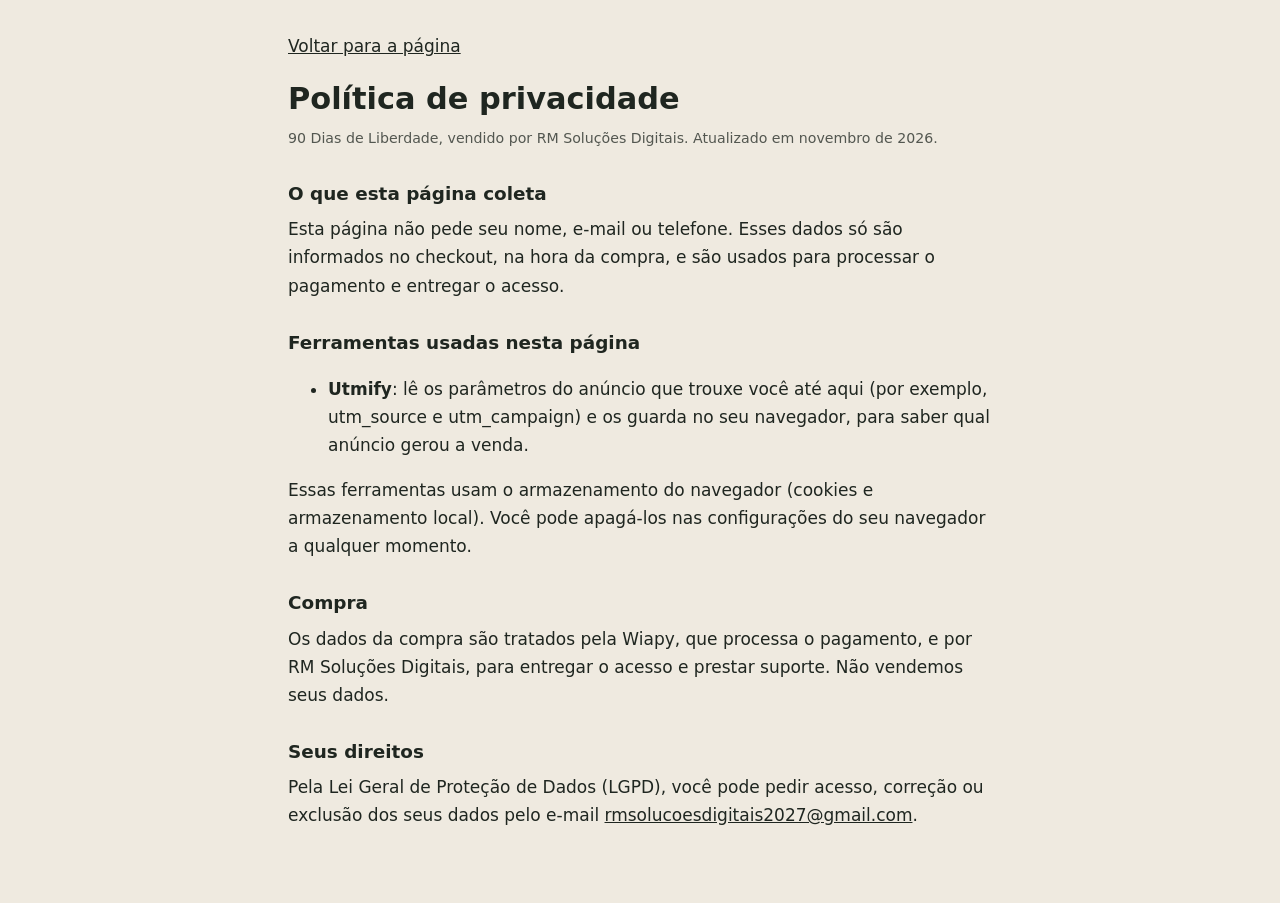
<file: privacidade/index.html>
<!doctype html><html lang="pt-BR"><head><meta charset="utf-8"><meta name="viewport" content="width=device-width, initial-scale=1"><meta name="robots" content="noindex"><title>Política de privacidade | 90 Dias de Liberdade</title><style>body{margin:0;background:#efeae0;color:#1f2620;font:17px/1.65 system-ui,-apple-system,"Segoe UI",Roboto,sans-serif}main{max-width:44rem;margin:0 auto;padding:32px 20px 64px}h1{font-size:1.9rem;line-height:1.15;margin:0 0 6px}h2{font-size:1.15rem;margin:28px 0 6px}p,li{margin:0 0 10px}a{color:inherit}.volta{display:inline-block;margin-bottom:22px}small{opacity:.75}</style></head>
<body><main><a class="volta" href="../">Voltar para a página</a><h1>Política de privacidade</h1><p><small>90 Dias de Liberdade, vendido por RM Soluções Digitais. Atualizado em novembro de 2026.</small></p>
<h2>O que esta página coleta</h2><p>Esta página não pede seu nome, e-mail ou telefone. Esses dados só são informados no checkout, na hora da compra, e são usados para processar o pagamento e entregar o acesso.</p>
<h2>Ferramentas usadas nesta página</h2><ul><li><b>Utmify</b>: lê os parâmetros do anúncio que trouxe você até aqui (por exemplo, utm_source e utm_campaign) e os guarda no seu navegador, para saber qual anúncio gerou a venda.</li></ul><p>Essas ferramentas usam o armazenamento do navegador (cookies e armazenamento local). Você pode apagá-los nas configurações do seu navegador a qualquer momento.</p>
<h2>Compra</h2><p>Os dados da compra são tratados pela Wiapy, que processa o pagamento, e por RM Soluções Digitais, para entregar o acesso e prestar suporte. Não vendemos seus dados.</p>
<h2>Seus direitos</h2><p>Pela Lei Geral de Proteção de Dados (LGPD), você pode pedir acesso, correção ou exclusão dos seus dados pelo e-mail <a href="mailto:rmsolucoesdigitais2027@gmail.com">rmsolucoesdigitais2027@gmail.com</a>.</p></main></body></html>
</file>
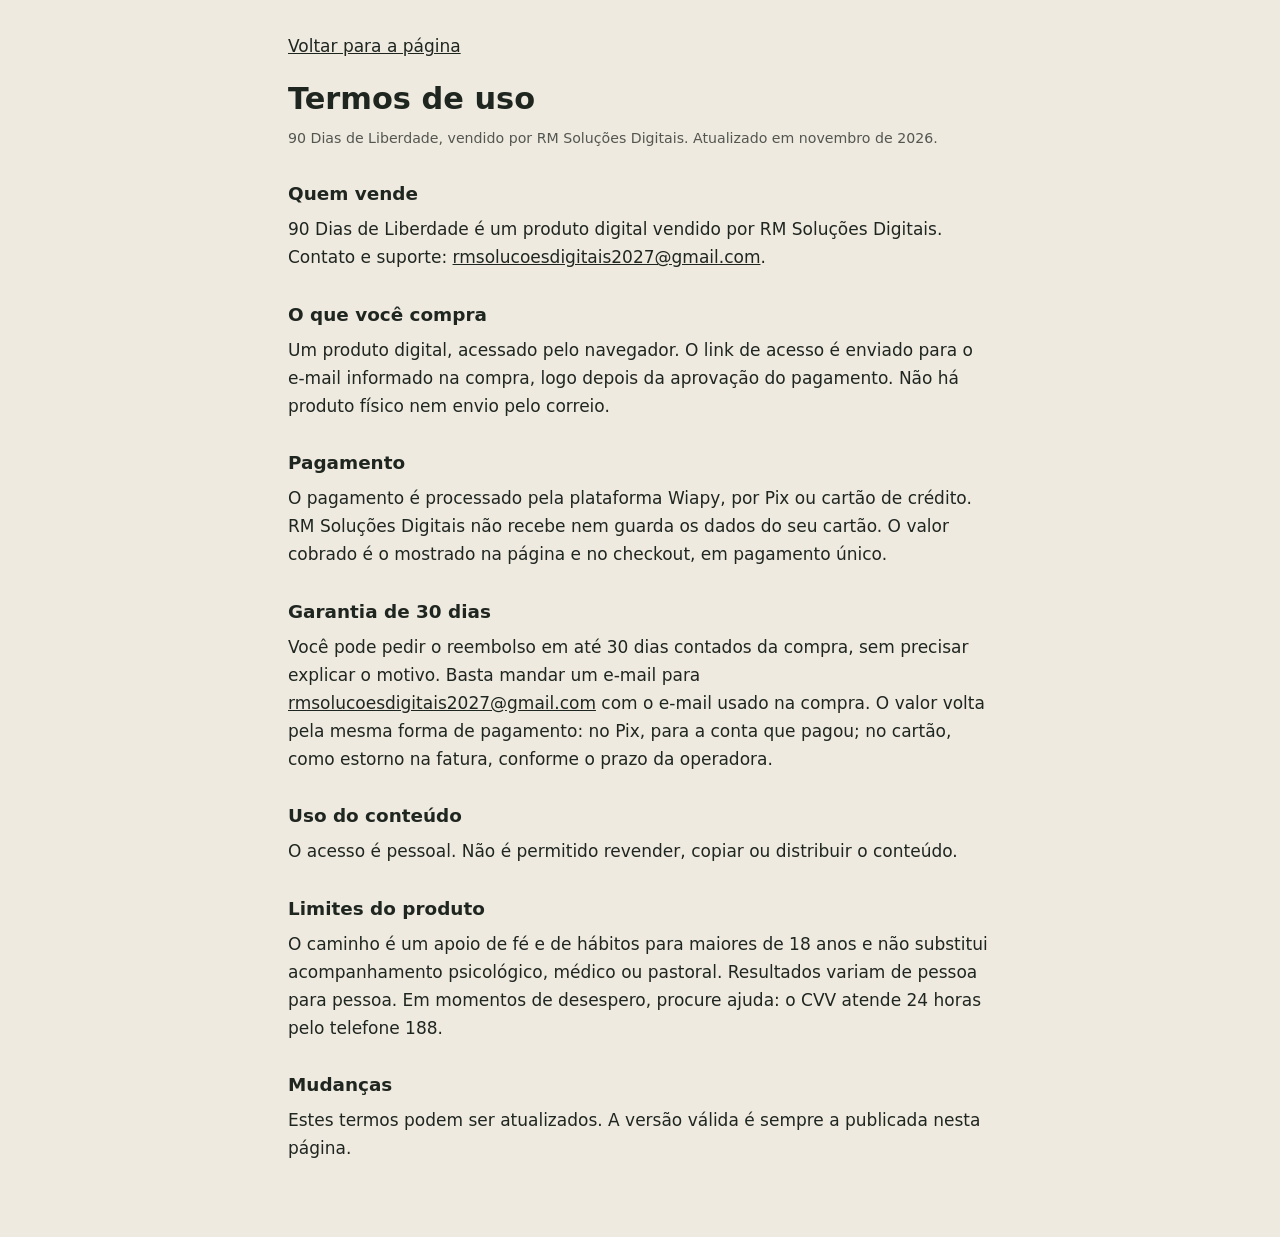
<file: termos/index.html>
<!doctype html><html lang="pt-BR"><head><meta charset="utf-8"><meta name="viewport" content="width=device-width, initial-scale=1"><meta name="robots" content="noindex"><title>Termos de uso | 90 Dias de Liberdade</title><style>body{margin:0;background:#efeae0;color:#1f2620;font:17px/1.65 system-ui,-apple-system,"Segoe UI",Roboto,sans-serif}main{max-width:44rem;margin:0 auto;padding:32px 20px 64px}h1{font-size:1.9rem;line-height:1.15;margin:0 0 6px}h2{font-size:1.15rem;margin:28px 0 6px}p,li{margin:0 0 10px}a{color:inherit}.volta{display:inline-block;margin-bottom:22px}small{opacity:.75}</style></head>
<body><main><a class="volta" href="../">Voltar para a página</a><h1>Termos de uso</h1><p><small>90 Dias de Liberdade, vendido por RM Soluções Digitais. Atualizado em novembro de 2026.</small></p>
<h2>Quem vende</h2><p>90 Dias de Liberdade é um produto digital vendido por RM Soluções Digitais. Contato e suporte: <a href="mailto:rmsolucoesdigitais2027@gmail.com">rmsolucoesdigitais2027@gmail.com</a>.</p>
<h2>O que você compra</h2><p>Um produto digital, acessado pelo navegador. O link de acesso é enviado para o e-mail informado na compra, logo depois da aprovação do pagamento. Não há produto físico nem envio pelo correio.</p>
<h2>Pagamento</h2><p>O pagamento é processado pela plataforma Wiapy, por Pix ou cartão de crédito. RM Soluções Digitais não recebe nem guarda os dados do seu cartão. O valor cobrado é o mostrado na página e no checkout, em pagamento único.</p>
<h2>Garantia de 30 dias</h2><p>Você pode pedir o reembolso em até 30 dias contados da compra, sem precisar explicar o motivo. Basta mandar um e-mail para <a href="mailto:rmsolucoesdigitais2027@gmail.com">rmsolucoesdigitais2027@gmail.com</a> com o e-mail usado na compra. O valor volta pela mesma forma de pagamento: no Pix, para a conta que pagou; no cartão, como estorno na fatura, conforme o prazo da operadora.</p>
<h2>Uso do conteúdo</h2><p>O acesso é pessoal. Não é permitido revender, copiar ou distribuir o conteúdo.</p>
<h2>Limites do produto</h2><p>O caminho é um apoio de fé e de hábitos para maiores de 18 anos e não substitui acompanhamento psicológico, médico ou pastoral. Resultados variam de pessoa para pessoa. Em momentos de desespero, procure ajuda: o CVV atende 24 horas pelo telefone 188.</p>
<h2>Mudanças</h2><p>Estes termos podem ser atualizados. A versão válida é sempre a publicada nesta página.</p></main></body></html>
</file>
